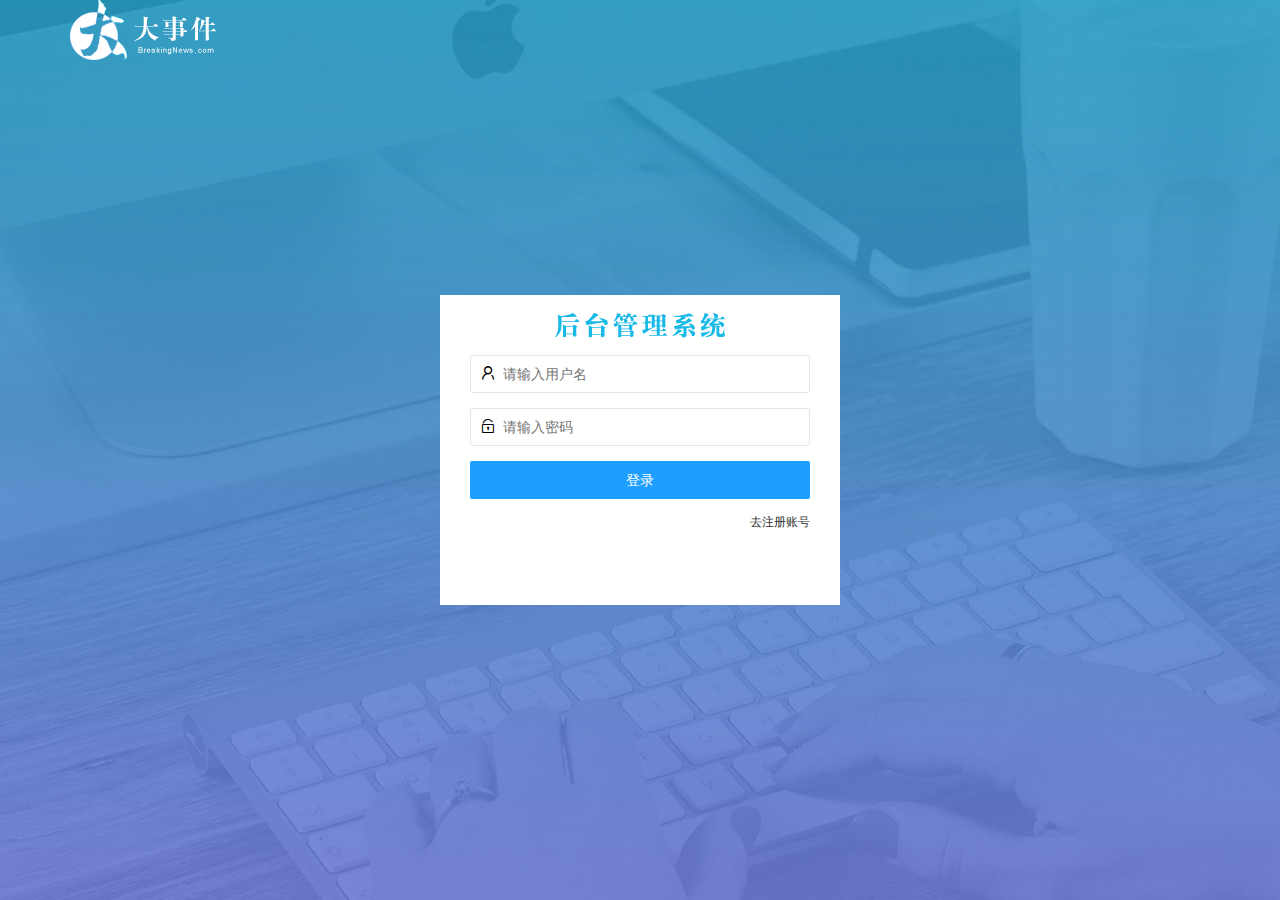
<file: login.html>
<!DOCTYPE html>
<html lang="en">

<head>
    <meta charset="UTF-8">
    <meta http-equiv="X-UA-Compatible" content="IE=edge">
    <meta name="viewport" content="width=device-width, initial-scale=1.0">
    <title>大事件-登录/注册</title>
    <link rel="stylesheet" href="/assets/lib/layui/css/layui.css" />
    <!-- 这俩也需要注意先后顺序 -->
    <link rel="stylesheet" href="/assets/css/login.css" />

</head>

<body>
    <!-- logo部分 -->
    <div class="layui-main">
        <img src="/assets/images/logo.png" alt="">
    </div>

    <!-- 登录注册区域 -->
    <div class="loginAndRegBox">
        <!-- 登录框标题 -->
        <div class="title-box"></div>

        <!-- 登录 -->
        <div class="login-box">
            <form class="layui-form" id="form_login">
                <!-- 用户名 -->
                <div class="layui-form-item">
                    <i class="layui-icon layui-icon-username"></i>
                    <input type="text" name="username" required lay-verify="required" placeholder="请输入用户名" autocomplete="off" class="layui-input">
                </div>
                <!-- 密码 -->
                <div class="layui-form-item">
                    <i class="layui-icon layui-icon-password"></i>
                    <input type="password" name="password" required lay-verify="required|pwd" placeholder="请输入密码" autocomplete="off" class="layui-input">
                </div>
                <!-- 登录 -->
                <div class="layui-form-item">
                    <!-- 表单提交按钮个普通按钮的区别是，有lay-submit属性 -->
                    <button class="layui-btn layui-btn-fluid  layui-btn-normal" lay-submit>登录</button>
                </div>
                <div class="layui-form-item link">
                    <a href="javascript:;" id="link_reg">去注册账号</a>
                </div>
            </form>
        </div>

        <!-- 注册 -->
        <div class="reg-box">
            <form class="layui-form" id="form_reg">
                <div class="layui-form-item">
                    <i class="layui-icon layui-icon-username"></i>
                    <input type="text" name="username" required lay-verify="required" placeholder="请输入用户名" autocomplete="off" class="layui-input">
                </div>
                <!-- 密码 -->
                <div class="layui-form-item">
                    <i class="layui-icon layui-icon-password"></i>
                    <input type="password" name="password" required lay-verify="required|pwd" placeholder="请输入密码" autocomplete="off" class="layui-input">
                </div>
                <!-- 确认密码 -->
                <div class="layui-form-item">
                    <i class="layui-icon layui-icon-password"></i>
                    <input type="password" name="repassword" required lay-verify="required|pwd|rpwd" placeholder="再次确认密码" autocomplete="off" class="layui-input">
                </div>
                <!-- 登录 -->
                <div class="layui-form-item">
                    <!-- 表单提交按钮个普通按钮的区别是，有lay-submit属性 -->
                    <button class="layui-btn layui-btn-fluid  layui-btn-normal" lay-submit>注册</button>
                </div>
                <div class="layui-form-item link">
                    <a href="javascript:;" id="link_login">去登录</a>
                </div>
            </form>
        </div>
    </div>

    <script src="/assets/lib/layui/layui.all.js"></script>
    <script src="/assets/lib/jquery.js"></script>
    <script src="/assets/js/baseAPI.js"></script>
    <script src="/assets/js/login.js"></script>

</body>

</html>
</file>
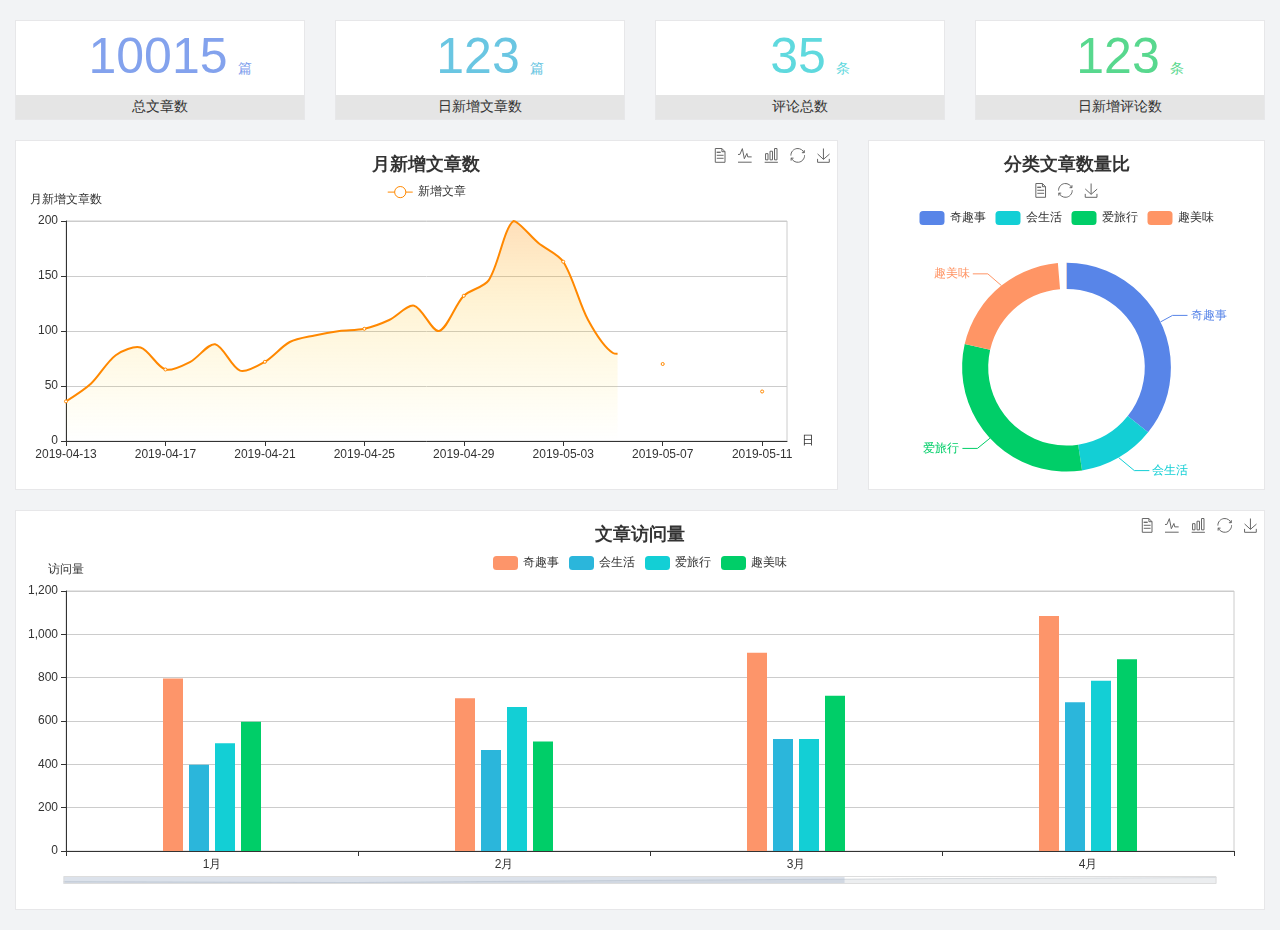
<file: home/dashboard.html>
<!DOCTYPE html>
<html lang="en">

<head>
  <meta charset="UTF-8">
  <meta name="viewport" content="width=device-width, initial-scale=1.0">
  <meta http-equiv="X-UA-Compatible" content="ie=edge">
  <title>图表统计</title>
  <link rel="stylesheet" href="../../assets/lib/bootstrap.css" />
  <link rel="stylesheet" href="../../assets/lib/main.css" />
  <script src="../../assets/lib/jquery.js"></script>
  <script type="text/javascript" src="../../assets/lib/echarts.min.js"></script>
</head>

<body>
  <div class="container-fluid">
    <div class="row spannel_list">
      <div class="col-sm-3 col-xs-6">
        <div class="spannel">
          <em>10015</em><span>篇</span>
          <b>总文章数</b>
        </div>
      </div>
      <div class="col-sm-3 col-xs-6">
        <div class="spannel scolor01">
          <em>123</em><span>篇</span>
          <b>日新增文章数</b>
        </div>
      </div>
      <div class="col-sm-3 col-xs-6">
        <div class="spannel scolor02">
          <em>35</em><span>条</span>
          <b>评论总数</b>
        </div>
      </div>
      <div class="col-sm-3 col-xs-6">
        <div class="spannel scolor03">
          <em>123</em><span>条</span>
          <b>日新增评论数</b>
        </div>
      </div>
    </div>
  </div>

  <div class="container-fluid">
    <div class="row curve-pie">
      <div class="col-lg-8 col-md-8">
        <div class="gragh_pannel" id="curve_show"></div>
      </div>
      <div class="col-lg-4 col-md-4">
        <div class="gragh_pannel" id="pie_show"></div>
      </div>
    </div>
  </div>

  <div class="container-fluid">
    <div class="column_pannel" id="column_show"></div>
  </div>

  <script>
    var oChart = echarts.init(document.getElementById('curve_show'));
    var aList_all = [
      { 'count': 36, 'date': '2019-04-13' },
      { 'count': 52, 'date': '2019-04-14' },
      { 'count': 78, 'date': '2019-04-15' },
      { 'count': 85, 'date': '2019-04-16' },
      { 'count': 65, 'date': '2019-04-17' },
      { 'count': 72, 'date': '2019-04-18' },
      { 'count': 88, 'date': '2019-04-19' },
      { 'count': 64, 'date': '2019-04-20' },
      { 'count': 72, 'date': '2019-04-21' },
      { 'count': 90, 'date': '2019-04-22' },
      { 'count': 96, 'date': '2019-04-23' },
      { 'count': 100, 'date': '2019-04-24' },
      { 'count': 102, 'date': '2019-04-25' },
      { 'count': 110, 'date': '2019-04-26' },
      { 'count': 123, 'date': '2019-04-27' },
      { 'count': 100, 'date': '2019-04-28' },
      { 'count': 132, 'date': '2019-04-29' },
      { 'count': 146, 'date': '2019-04-30' },
      { 'count': 200, 'date': '2019-05-01' },
      { 'count': 180, 'date': '2019-05-02' },
      { 'count': 163, 'date': '2019-05-03' },
      { 'count': 110, 'date': '2019-05-04' },
      { 'count': 80, 'date': '2019-05-05' },
      { 'count': 82, 'date': '2019-05-06' },
      { 'count': 70, 'date': '2019-05-07' },
      { 'count': 65, 'date': '2019-05-08' },
      { 'count': 54, 'date': '2019-05-09' },
      { 'count': 40, 'date': '2019-05-10' },
      { 'count': 45, 'date': '2019-05-11' },
      { 'count': 38, 'date': '2019-05-12' },
    ];

    let aCount = [];
    let aDate = [];

    for (var i = 0; i < aList_all.length; i++) {
      aCount.push(aList_all[i].count);
      aDate.push(aList_all[i].date);
    }

    var chartopt = {
      title: {
        text: '月新增文章数',
        left: 'center',
        top: '10'
      },
      tooltip: {
        trigger: 'axis'
      },
      legend: {
        data: ['新增文章'],
        top: '40'
      },
      toolbox: {
        show: true,
        feature: {
          mark: { show: true },
          dataView: { show: true, readOnly: false },
          magicType: { show: true, type: ['line', 'bar'] },
          restore: { show: true },
          saveAsImage: { show: true }
        }
      },
      calculable: true,
      xAxis: [
        {
          name: '日',
          type: 'category',
          boundaryGap: false,
          data: aDate
        }
      ],
      yAxis: [
        {
          name: '月新增文章数',
          type: 'value'
        }
      ],
      series: [
        {
          name: '新增文章',
          type: 'line',
          smooth: true,
          itemStyle: { normal: { areaStyle: { type: 'default' }, color: '#f80' }, lineStyle: { color: '#f80' } },
          data: aCount
        }],
      areaStyle: {
        normal: {
          color: new echarts.graphic.LinearGradient(0, 0, 0, 1, [{
            offset: 0,
            color: 'rgba(255,136,0,0.39)'
          }, {
            offset: .34,
            color: 'rgba(255,180,0,0.25)'
          }, {
            offset: 1,
            color: 'rgba(255,222,0,0.00)'
          }])

        }
      },
      grid: {
        show: true,
        x: 50,
        x2: 50,
        y: 80,
        height: 220
      }
    };

    oChart.setOption(chartopt);


    var oPie = echarts.init(document.getElementById('pie_show'));
    var oPieopt =
    {
      title: {
        top: 10,
        text: '分类文章数量比',
        x: 'center'
      },
      tooltip: {
        trigger: 'item',
        formatter: "{a} <br/>{b} : {c} ({d}%)"
      },
      color: ['#5885e8', '#13cfd5', '#00ce68', '#ff9565'],
      legend: {
        x: 'center',
        top: 65,
        data: ['奇趣事', '会生活', '爱旅行', '趣美味']
      },
      toolbox: {
        show: true,
        x: 'center',
        top: 35,
        feature: {
          mark: { show: true },
          dataView: { show: true, readOnly: false },
          magicType: {
            show: true,
            type: ['pie', 'funnel'],
            option: {
              funnel: {
                x: '25%',
                width: '50%',
                funnelAlign: 'left',
                max: 1548
              }
            }
          },
          restore: { show: true },
          saveAsImage: { show: true }
        }
      },
      calculable: true,
      series: [
        {
          name: '访问来源',
          type: 'pie',
          radius: ['45%', '60%'],
          center: ['50%', '65%'],
          data: [
            { value: 300, name: '奇趣事' },
            { value: 100, name: '会生活' },
            { value: 260, name: '爱旅行' },
            { value: 180, name: '趣美味' }
          ]
        }
      ]
    };
    oPie.setOption(oPieopt);



    var oColumn = this.echarts.init(document.getElementById('column_show'));
    var oColumnopt =
    {
      title: {
        text: '文章访问量',
        left: 'center',
        top: '10'
      },
      tooltip: {
        trigger: 'axis'
      },
      legend: {
        data: ['奇趣事', '会生活', '爱旅行', '趣美味'],
        top: '40'
      },
      toolbox: {
        show: true,
        feature: {
          mark: { show: true },
          dataView: { show: true, readOnly: false },
          magicType: { show: true, type: ['line', 'bar'] },
          restore: { show: true },
          saveAsImage: { show: true }
        }
      },
      calculable: true,
      xAxis: [
        {
          type: 'category',
          data: ['1月', '2月', '3月', '4月', '5月']
        }
      ],
      yAxis: [
        {
          name: '访问量',
          type: 'value'
        }
      ],
      series: [
        {
          name: '奇趣事',
          type: 'bar',
          barWidth: 20,
          itemStyle: {
            normal: { areaStyle: { type: 'default' }, color: '#fd956a' }
          },
          data: [800, 708, 920, 1090, 1200]
        },
        {
          name: '会生活',
          type: 'bar',
          barWidth: 20,
          itemStyle: {
            normal: { areaStyle: { type: 'default' }, color: '#2bb6db' }
          },
          data: [400, 468, 520, 690, 800]
        },
        {
          name: '爱旅行',
          type: 'bar',
          barWidth: 20,
          itemStyle: {
            normal: { areaStyle: { type: 'default' }, color: '#13cfd5' }
          },
          data: [500, 668, 520, 790, 900]
        },
        {
          name: '趣美味',
          type: 'bar',
          barWidth: 20,
          itemStyle: {
            normal: { areaStyle: { type: 'default' }, color: '#00ce68' }
          },
          data: [600, 508, 720, 890, 1000]
        }
      ],
      grid: {
        show: true,
        x: 50,
        x2: 30,
        y: 80,
        height: 260
      },
      dataZoom: [//给x轴设置滚动条
        {
          start: 0,//默认为0
          end: 100 - 1000 / 31,//默认为100
          type: 'slider',
          show: true,
          xAxisIndex: [0],
          handleSize: 0,//滑动条的 左右2个滑动条的大小
          height: 8,//组件高度
          left: 45, //左边的距离
          right: 50,//右边的距离
          bottom: 26,//右边的距离
          handleColor: '#ddd',//h滑动图标的颜色
          handleStyle: {
            borderColor: "#cacaca",
            borderWidth: "1",
            shadowBlur: 2,
            background: "#ddd",
            shadowColor: "#ddd",
          }
        }]
    };
    oColumn.setOption(oColumnopt);
  </script>
</body>

</html>
</file>
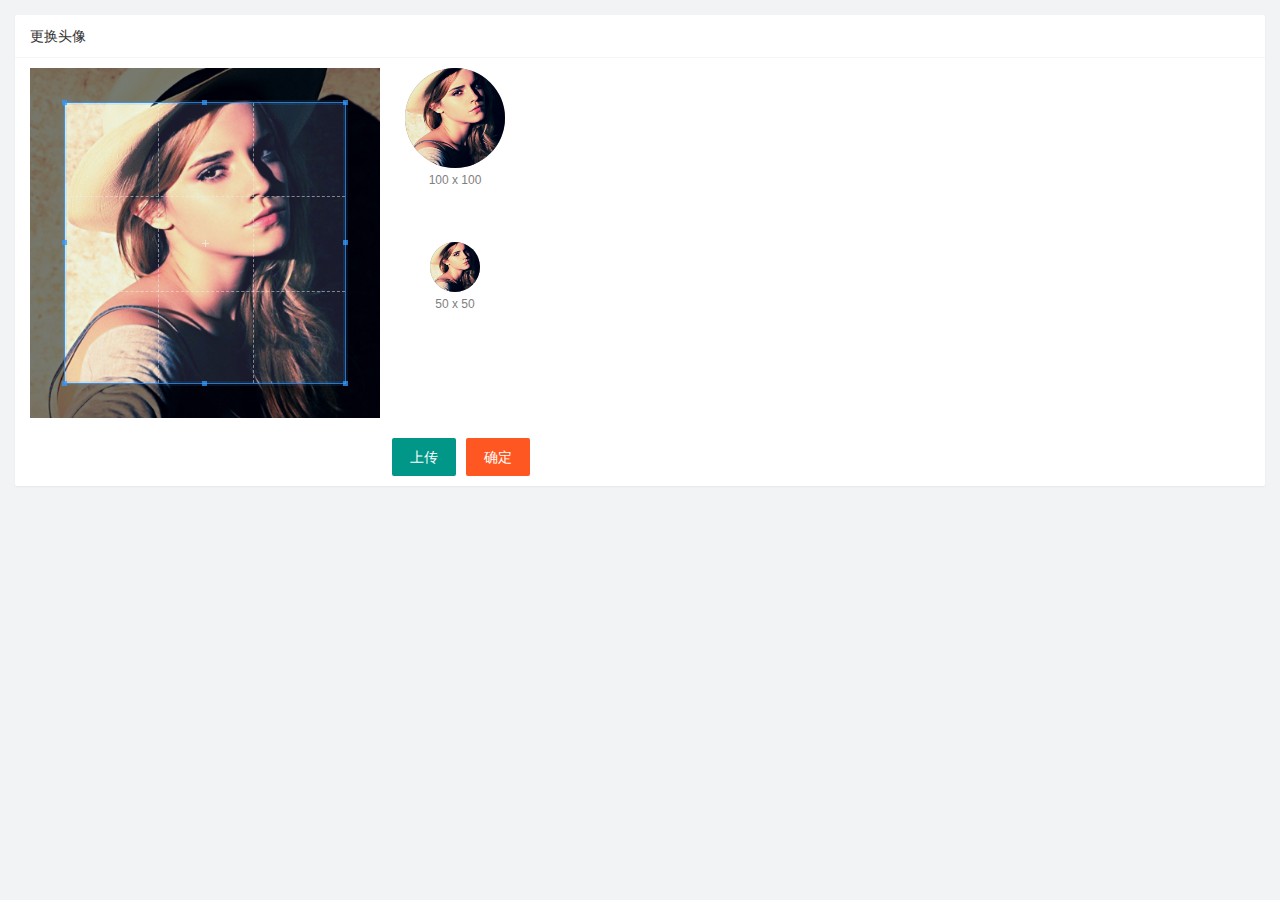
<file: user/user_avatar.html>
<!DOCTYPE html>
<html lang="en">

<head>
    <meta charset="UTF-8">
    <meta http-equiv="X-UA-Compatible" content="IE=edge">
    <meta name="viewport" content="width=device-width, initial-scale=1.0">
    <title>Document</title>
    <link rel="stylesheet" href="/assets/lib/layui/css/layui.css">
    <link rel="stylesheet" href="/assets/lib/cropper/cropper.css" />
    <link rel="stylesheet" href="/assets/css/user/user_avatar.css">
</head>

<body>
    <div class="layui-card">
        <div class="layui-card-header">更换头像</div>
        <div class="layui-card-body">
            <!-- 第一行的图片裁剪和预览区域 -->
            <div class="row1">
                <!-- 图片裁剪区域 -->
                <div class="cropper-box">
                    <!-- 这个 img 标签很重要，将来会把它初始化为裁剪区域 -->
                    <img id="image" src="/assets/images/sample.jpg" />
                </div>
                <!-- 图片的预览区域 -->
                <div class="preview-box">
                    <div>
                        <!-- 宽高为 100px 的预览区域 -->
                        <div class="img-preview w100"></div>
                        <p class="size">100 x 100</p>
                    </div>
                    <div>
                        <!-- 宽高为 50px 的预览区域 -->
                        <div class="img-preview w50"></div>
                        <p class="size">50 x 50</p>
                    </div>
                </div>
            </div>

            <!-- 第二行的按钮区域 -->
            <div class="row2">
                <!-- 通过accept属性可以选择允许上传的文件类型 -->
                <input type="file" id="file" style="display: none;" accept="image/png,image/jpeg" />
                <button type="button" class="layui-btn" id="btnChooseImage">上传</button>
                <button type="button" class="layui-btn layui-btn-danger" id="btnUpload">确定</button>
            </div>
        </div>
    </div>

    <script src="/assets/lib/layui/layui.all.js"></script>
    <script src="/assets/lib/jquery.js"></script>
    <script src="/assets/lib/cropper/Cropper.js"></script>
    <script src="/assets/lib/cropper/jquery-cropper.js"></script>
    <script src="/assets/js/baseAPI.js"></script>
    <script src="/assets/js/user/user_avatar.js"></script>
</body>

</html>
</file>
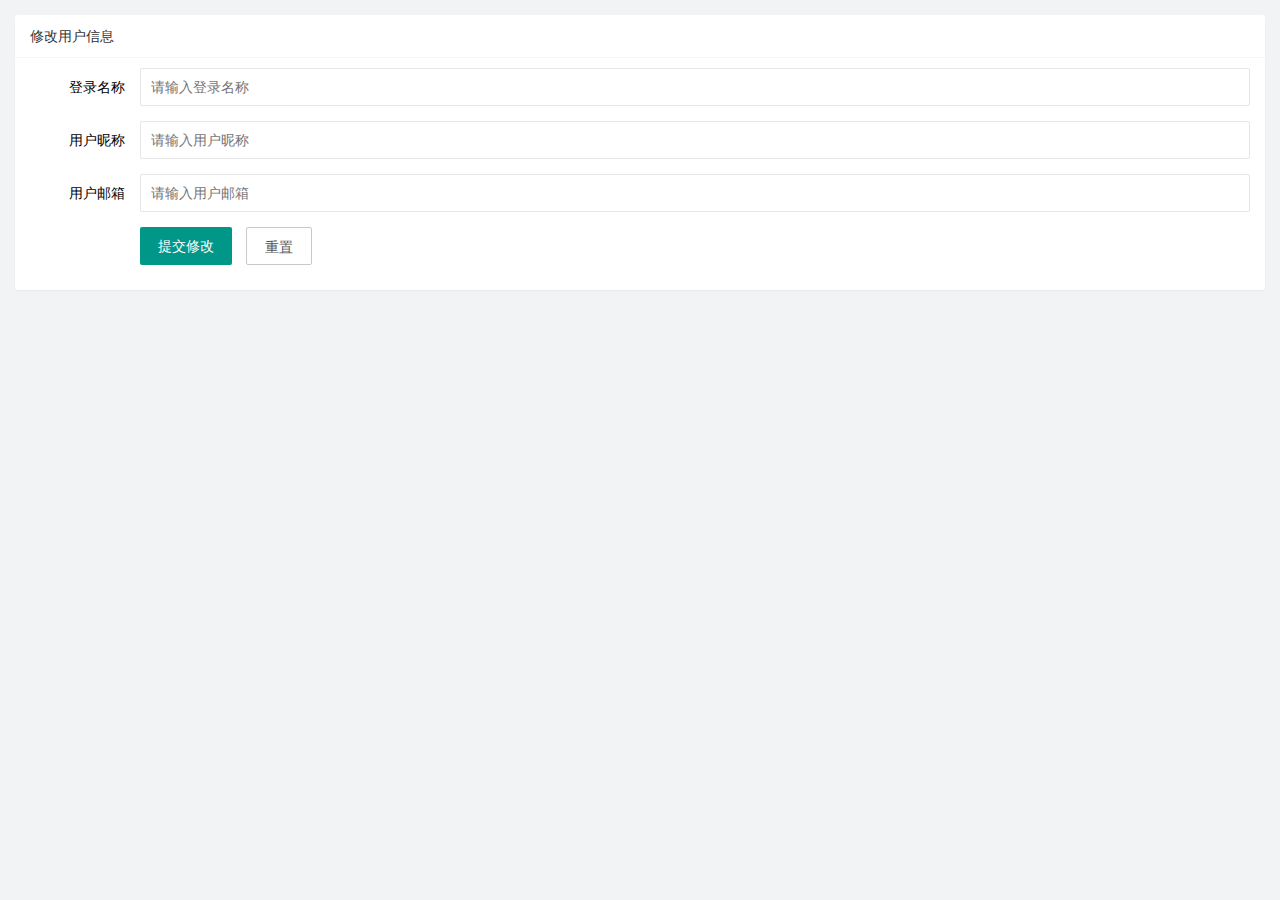
<file: user/user_info.html>
<!DOCTYPE html>
<html lang="en">

<head>
    <meta charset="UTF-8">
    <meta http-equiv="X-UA-Compatible" content="IE=edge">
    <meta name="viewport" content="width=device-width, initial-scale=1.0">
    <title>Document</title>
    <link rel="stylesheet" href="/assets/lib/layui/css/layui.css">
    <link rel="stylesheet" href="/assets/css/user/user_info.css">
</head>

<body>
    <!-- 卡片区域 -->
    <div class="layui-card">
        <div class="layui-card-header">修改用户信息</div>
        <div class="layui-card-body">
            <form class="layui-form" lay-filter="formUserInfo">
                <!-- 这是隐藏域 -->
                <input type="hidden" name="id" value="" />

                <div class="layui-form-item">
                    <label class="layui-form-label">登录名称</label>
                    <div class="layui-input-block">
                        <input type="text" name="username" required lay-verify="required" placeholder="请输入登录名称" autocomplete="off" class="layui-input" readonly>
                    </div>
                </div>
                <div class="layui-form-item">
                    <label class="layui-form-label">用户昵称</label>
                    <div class="layui-input-block">
                        <input type="text" name="nickname" required lay-verify="required|nickname" placeholder="请输入用户昵称" autocomplete="off" class="layui-input">
                    </div>
                </div>
                <div class="layui-form-item">
                    <label class="layui-form-label">用户邮箱</label>
                    <div class="layui-input-block">
                        <input type="text" name="email" required lay-verify="required|email" placeholder="请输入用户邮箱" autocomplete="off" class="layui-input">
                    </div>
                </div>
                <div class="layui-form-item">
                    <div class="layui-input-block">
                        <button class="layui-btn" lay-submit lay-filter="formDemo">提交修改</button>
                        <button type="reset" class="layui-btn layui-btn-primary" id="btnReset">重置</button>
                    </div>
                </div>
            </form>
        </div>
    </div>

    <!-- 导入layui的js文件 -->
    <script src="/assets/lib/layui/layui.all.js"></script>
    <!-- 导入jquery -->
    <script src="/assets/lib/jquery.js"></script>
    <!-- 导入baseAPI -->
    <script src="/assets/js/baseAPI.js"></script>
    <!-- 导入自己写的js -->
    <script src="/assets/js/user/user_info.js"></script>
</body>

</html>
</file>
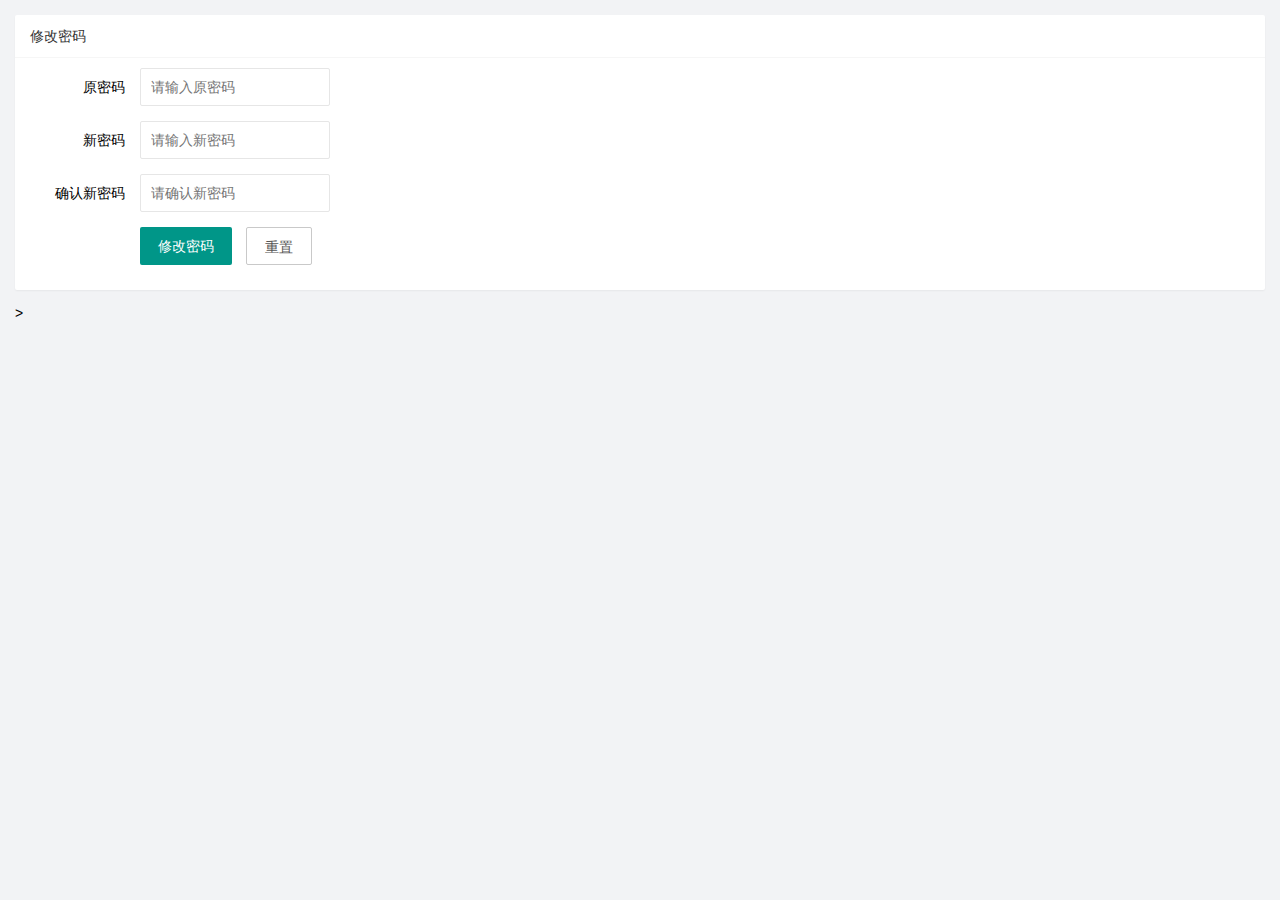
<file: user/user_pwd.html>
<!DOCTYPE html>
<html lang="en">

<head>
    <meta charset="UTF-8">
    <meta http-equiv="X-UA-Compatible" content="IE=edge">
    <meta name="viewport" content="width=device-width, initial-scale=1.0">
    <title>Document</title>
    <link rel="stylesheet" href="/assets/lib/layui/css/layui.css">
    <link rel="stylesheet" href="/assets/css/user/user_pwd.css">
</head>

<body>
    <div class="layui-card">
        <div class="layui-card-header">修改密码</div>
        <div class="layui-card-body">
            <form class="layui-form" action="">
                <div class="layui-form-item">
                    <label class="layui-form-label">原密码</label>
                    <div class="layui-input-inline">
                        <input type="password" name="oldPwd" required lay-verify="required|pwd" placeholder="请输入原密码" autocomplete="off" class="layui-input">
                    </div>
                </div>
                <div class="layui-form-item">
                    <label class="layui-form-label">新密码</label>
                    <div class="layui-input-inline">
                        <input type="password" name="newPwd" required lay-verify="required|pwd|samePwd" placeholder="请输入新密码" autocomplete="off" class="layui-input">
                    </div>
                </div>
                <div class="layui-form-item">
                    <label class="layui-form-label">确认新密码</label>
                    <div class="layui-input-inline">
                        <input type="password" name="rePwd" required lay-verify="required|pwd|rePwd" placeholder="请确认新密码" autocomplete="off" class="layui-input">
                    </div>
                </div>
                <div class="layui-form-item">
                    <div class="layui-input-block">
                        <button class="layui-btn" lay-submit lay-filter="formDemo">修改密码</button>
                        <button type="reset" class="layui-btn layui-btn-primary">重置</button>
                    </div>
                </div>
            </form>
        </div>
    </div>>

    <!-- 导入layui的js -->
    <script src="/assets/lib/layui/layui.all.js"></script>
    <!-- 导入jQuery -->
    <script src="/assets/lib/jquery.js"></script>
    <!-- 导入baseAPI -->
    <script src="/assets/js/baseAPI.js"></script>
    <!-- 导入自己的js文件 -->
    <script src="/assets/js/user/user_pwd.js"></script>

</body>

</html>
</file>
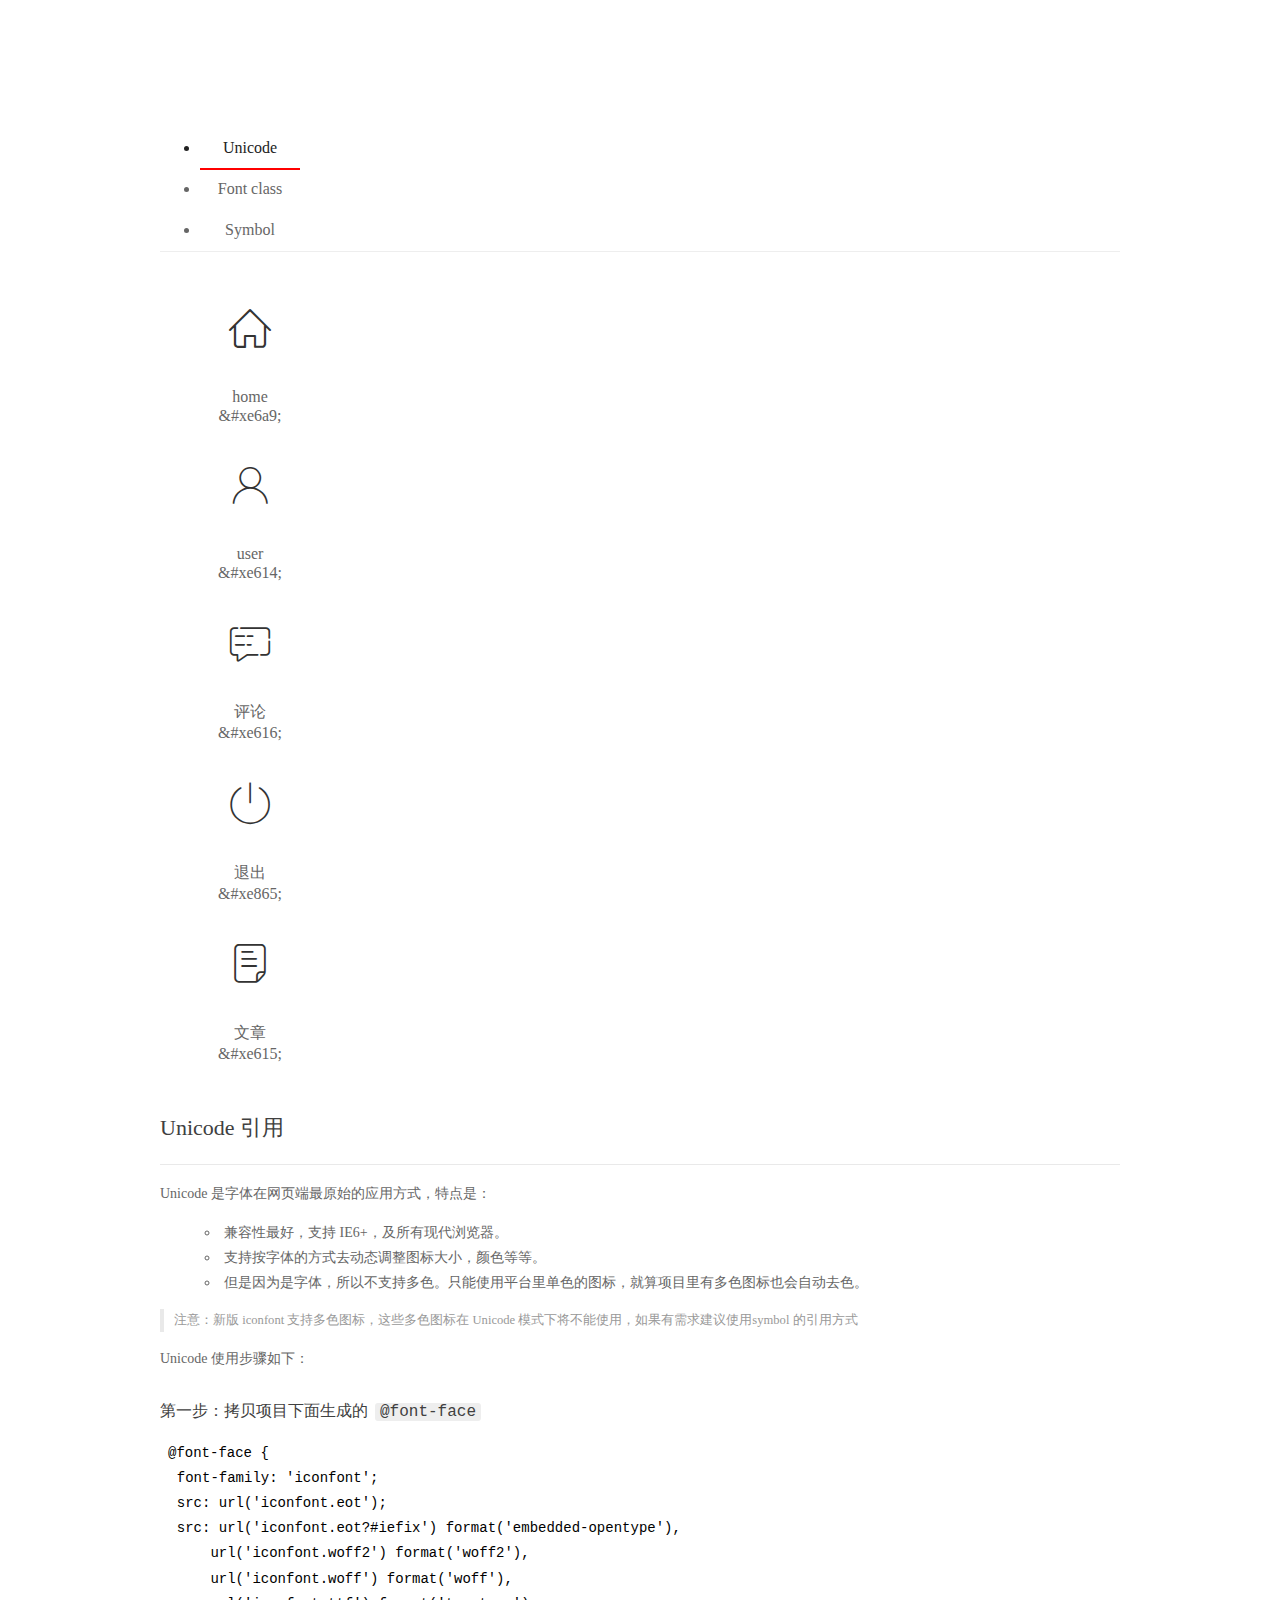
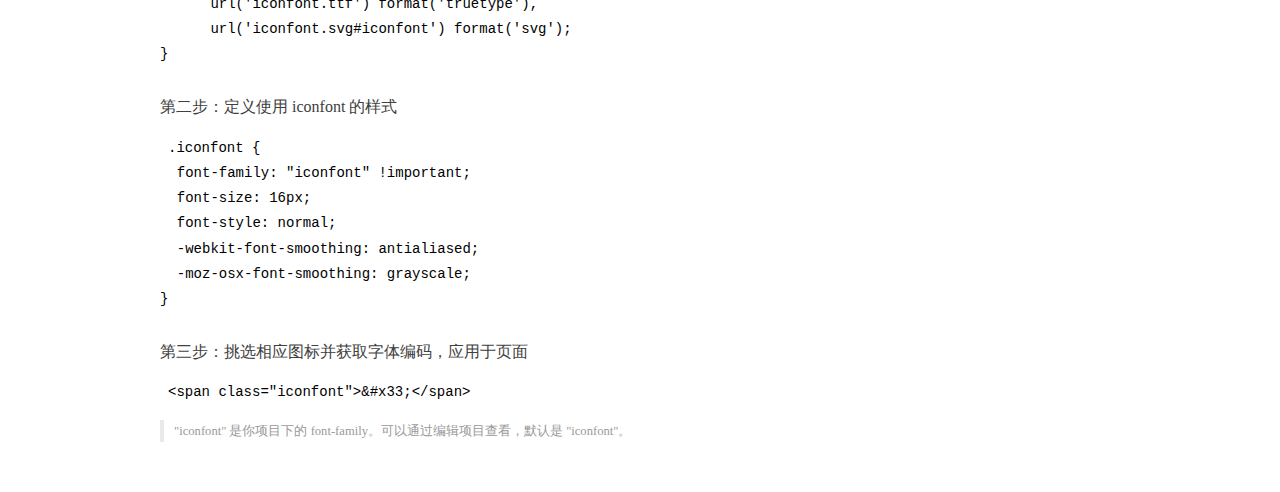
<file: assets/fonts/demo_index.html>
<!DOCTYPE html>
<html>
<head>
  <meta charset="utf-8"/>
  <title>IconFont Demo</title>
  <link rel="shortcut icon" href="https://gtms04.alicdn.com/tps/i4/TB1_oz6GVXXXXaFXpXXJDFnIXXX-64-64.ico" type="image/x-icon"/>
  <link rel="stylesheet" href="https://g.alicdn.com/thx/cube/1.3.2/cube.min.css">
  <link rel="stylesheet" href="demo.css">
  <link rel="stylesheet" href="iconfont.css">
  <script src="iconfont.js"></script>
  <!-- jQuery -->
  <script src="https://a1.alicdn.com/oss/uploads/2018/12/26/7bfddb60-08e8-11e9-9b04-53e73bb6408b.js"></script>
  <!-- 代码高亮 -->
  <script src="https://a1.alicdn.com/oss/uploads/2018/12/26/a3f714d0-08e6-11e9-8a15-ebf944d7534c.js"></script>
</head>
<body>
  <div class="main">
    <h1 class="logo"><a href="https://www.iconfont.cn/" title="iconfont 首页" target="_blank">&#xe86b;</a></h1>
    <div class="nav-tabs">
      <ul id="tabs" class="dib-box">
        <li class="dib active"><span>Unicode</span></li>
        <li class="dib"><span>Font class</span></li>
        <li class="dib"><span>Symbol</span></li>
      </ul>
      
    </div>
    <div class="tab-container">
      <div class="content unicode" style="display: block;">
          <ul class="icon_lists dib-box">
          
            <li class="dib">
              <span class="icon iconfont">&#xe6a9;</span>
                <div class="name">home</div>
                <div class="code-name">&amp;#xe6a9;</div>
              </li>
          
            <li class="dib">
              <span class="icon iconfont">&#xe614;</span>
                <div class="name">user</div>
                <div class="code-name">&amp;#xe614;</div>
              </li>
          
            <li class="dib">
              <span class="icon iconfont">&#xe616;</span>
                <div class="name">评论</div>
                <div class="code-name">&amp;#xe616;</div>
              </li>
          
            <li class="dib">
              <span class="icon iconfont">&#xe865;</span>
                <div class="name">退出</div>
                <div class="code-name">&amp;#xe865;</div>
              </li>
          
            <li class="dib">
              <span class="icon iconfont">&#xe615;</span>
                <div class="name">文章</div>
                <div class="code-name">&amp;#xe615;</div>
              </li>
          
          </ul>
          <div class="article markdown">
          <h2 id="unicode-">Unicode 引用</h2>
          <hr>

          <p>Unicode 是字体在网页端最原始的应用方式，特点是：</p>
          <ul>
            <li>兼容性最好，支持 IE6+，及所有现代浏览器。</li>
            <li>支持按字体的方式去动态调整图标大小，颜色等等。</li>
            <li>但是因为是字体，所以不支持多色。只能使用平台里单色的图标，就算项目里有多色图标也会自动去色。</li>
          </ul>
          <blockquote>
            <p>注意：新版 iconfont 支持多色图标，这些多色图标在 Unicode 模式下将不能使用，如果有需求建议使用symbol 的引用方式</p>
          </blockquote>
          <p>Unicode 使用步骤如下：</p>
          <h3 id="-font-face">第一步：拷贝项目下面生成的 <code>@font-face</code></h3>
<pre><code class="language-css"
>@font-face {
  font-family: 'iconfont';
  src: url('iconfont.eot');
  src: url('iconfont.eot?#iefix') format('embedded-opentype'),
      url('iconfont.woff2') format('woff2'),
      url('iconfont.woff') format('woff'),
      url('iconfont.ttf') format('truetype'),
      url('iconfont.svg#iconfont') format('svg');
}
</code></pre>
          <h3 id="-iconfont-">第二步：定义使用 iconfont 的样式</h3>
<pre><code class="language-css"
>.iconfont {
  font-family: "iconfont" !important;
  font-size: 16px;
  font-style: normal;
  -webkit-font-smoothing: antialiased;
  -moz-osx-font-smoothing: grayscale;
}
</code></pre>
          <h3 id="-">第三步：挑选相应图标并获取字体编码，应用于页面</h3>
<pre>
<code class="language-html"
>&lt;span class="iconfont"&gt;&amp;#x33;&lt;/span&gt;
</code></pre>
          <blockquote>
            <p>"iconfont" 是你项目下的 font-family。可以通过编辑项目查看，默认是 "iconfont"。</p>
          </blockquote>
          </div>
      </div>
      <div class="content font-class">
        <ul class="icon_lists dib-box">
          
          <li class="dib">
            <span class="icon iconfont icon-home"></span>
            <div class="name">
              home
            </div>
            <div class="code-name">.icon-home
            </div>
          </li>
          
          <li class="dib">
            <span class="icon iconfont icon-user"></span>
            <div class="name">
              user
            </div>
            <div class="code-name">.icon-user
            </div>
          </li>
          
          <li class="dib">
            <span class="icon iconfont icon-pinglun"></span>
            <div class="name">
              评论
            </div>
            <div class="code-name">.icon-pinglun
            </div>
          </li>
          
          <li class="dib">
            <span class="icon iconfont icon-tuichu"></span>
            <div class="name">
              退出
            </div>
            <div class="code-name">.icon-tuichu
            </div>
          </li>
          
          <li class="dib">
            <span class="icon iconfont icon-16"></span>
            <div class="name">
              文章
            </div>
            <div class="code-name">.icon-16
            </div>
          </li>
          
        </ul>
        <div class="article markdown">
        <h2 id="font-class-">font-class 引用</h2>
        <hr>

        <p>font-class 是 Unicode 使用方式的一种变种，主要是解决 Unicode 书写不直观，语意不明确的问题。</p>
        <p>与 Unicode 使用方式相比，具有如下特点：</p>
        <ul>
          <li>兼容性良好，支持 IE8+，及所有现代浏览器。</li>
          <li>相比于 Unicode 语意明确，书写更直观。可以很容易分辨这个 icon 是什么。</li>
          <li>因为使用 class 来定义图标，所以当要替换图标时，只需要修改 class 里面的 Unicode 引用。</li>
          <li>不过因为本质上还是使用的字体，所以多色图标还是不支持的。</li>
        </ul>
        <p>使用步骤如下：</p>
        <h3 id="-fontclass-">第一步：引入项目下面生成的 fontclass 代码：</h3>
<pre><code class="language-html">&lt;link rel="stylesheet" href="./iconfont.css"&gt;
</code></pre>
        <h3 id="-">第二步：挑选相应图标并获取类名，应用于页面：</h3>
<pre><code class="language-html">&lt;span class="iconfont icon-xxx"&gt;&lt;/span&gt;
</code></pre>
        <blockquote>
          <p>"
            iconfont" 是你项目下的 font-family。可以通过编辑项目查看，默认是 "iconfont"。</p>
        </blockquote>
      </div>
      </div>
      <div class="content symbol">
          <ul class="icon_lists dib-box">
          
            <li class="dib">
                <svg class="icon svg-icon" aria-hidden="true">
                  <use xlink:href="#icon-home"></use>
                </svg>
                <div class="name">home</div>
                <div class="code-name">#icon-home</div>
            </li>
          
            <li class="dib">
                <svg class="icon svg-icon" aria-hidden="true">
                  <use xlink:href="#icon-user"></use>
                </svg>
                <div class="name">user</div>
                <div class="code-name">#icon-user</div>
            </li>
          
            <li class="dib">
                <svg class="icon svg-icon" aria-hidden="true">
                  <use xlink:href="#icon-pinglun"></use>
                </svg>
                <div class="name">评论</div>
                <div class="code-name">#icon-pinglun</div>
            </li>
          
            <li class="dib">
                <svg class="icon svg-icon" aria-hidden="true">
                  <use xlink:href="#icon-tuichu"></use>
                </svg>
                <div class="name">退出</div>
                <div class="code-name">#icon-tuichu</div>
            </li>
          
            <li class="dib">
                <svg class="icon svg-icon" aria-hidden="true">
                  <use xlink:href="#icon-16"></use>
                </svg>
                <div class="name">文章</div>
                <div class="code-name">#icon-16</div>
            </li>
          
          </ul>
          <div class="article markdown">
          <h2 id="symbol-">Symbol 引用</h2>
          <hr>

          <p>这是一种全新的使用方式，应该说这才是未来的主流，也是平台目前推荐的用法。相关介绍可以参考这篇<a href="">文章</a>
            这种用法其实是做了一个 SVG 的集合，与另外两种相比具有如下特点：</p>
          <ul>
            <li>支持多色图标了，不再受单色限制。</li>
            <li>通过一些技巧，支持像字体那样，通过 <code>font-size</code>, <code>color</code> 来调整样式。</li>
            <li>兼容性较差，支持 IE9+，及现代浏览器。</li>
            <li>浏览器渲染 SVG 的性能一般，还不如 png。</li>
          </ul>
          <p>使用步骤如下：</p>
          <h3 id="-symbol-">第一步：引入项目下面生成的 symbol 代码：</h3>
<pre><code class="language-html">&lt;script src="./iconfont.js"&gt;&lt;/script&gt;
</code></pre>
          <h3 id="-css-">第二步：加入通用 CSS 代码（引入一次就行）：</h3>
<pre><code class="language-html">&lt;style&gt;
.icon {
  width: 1em;
  height: 1em;
  vertical-align: -0.15em;
  fill: currentColor;
  overflow: hidden;
}
&lt;/style&gt;
</code></pre>
          <h3 id="-">第三步：挑选相应图标并获取类名，应用于页面：</h3>
<pre><code class="language-html">&lt;svg class="icon" aria-hidden="true"&gt;
  &lt;use xlink:href="#icon-xxx"&gt;&lt;/use&gt;
&lt;/svg&gt;
</code></pre>
          </div>
      </div>

    </div>
  </div>
  <script>
  $(document).ready(function () {
      $('.tab-container .content:first').show()

      $('#tabs li').click(function (e) {
        var tabContent = $('.tab-container .content')
        var index = $(this).index()

        if ($(this).hasClass('active')) {
          return
        } else {
          $('#tabs li').removeClass('active')
          $(this).addClass('active')

          tabContent.hide().eq(index).fadeIn()
        }
      })
    })
  </script>
</body>
</html>
</file>
<file: assets/lib/layui/css/layui.css>
/** layui-v2.5.5 MIT License By https://www.layui.com */
 .layui-inline,img{display:inline-block;vertical-align:middle}h1,h2,h3,h4,h5,h6{font-weight:400}.layui-edge,.layui-header,.layui-inline,.layui-main{position:relative}.layui-body,.layui-edge,.layui-elip{overflow:hidden}.layui-btn,.layui-edge,.layui-inline,img{vertical-align:middle}.layui-btn,.layui-disabled,.layui-icon,.layui-unselect{-moz-user-select:none;-webkit-user-select:none;-ms-user-select:none}.layui-elip,.layui-form-checkbox span,.layui-form-pane .layui-form-label{text-overflow:ellipsis;white-space:nowrap}.layui-breadcrumb,.layui-tree-btnGroup{visibility:hidden}blockquote,body,button,dd,div,dl,dt,form,h1,h2,h3,h4,h5,h6,input,li,ol,p,pre,td,textarea,th,ul{margin:0;padding:0;-webkit-tap-highlight-color:rgba(0,0,0,0)}a:active,a:hover{outline:0}img{border:none}li{list-style:none}table{border-collapse:collapse;border-spacing:0}h4,h5,h6{font-size:100%}button,input,optgroup,option,select,textarea{font-family:inherit;font-size:inherit;font-style:inherit;font-weight:inherit;outline:0}pre{white-space:pre-wrap;white-space:-moz-pre-wrap;white-space:-pre-wrap;white-space:-o-pre-wrap;word-wrap:break-word}body{line-height:24px;font:14px Helvetica Neue,Helvetica,PingFang SC,Tahoma,Arial,sans-serif}hr{height:1px;margin:10px 0;border:0;clear:both}a{color:#333;text-decoration:none}a:hover{color:#777}a cite{font-style:normal;*cursor:pointer}.layui-border-box,.layui-border-box *{box-sizing:border-box}.layui-box,.layui-box *{box-sizing:content-box}.layui-clear{clear:both;*zoom:1}.layui-clear:after{content:'\20';clear:both;*zoom:1;display:block;height:0}.layui-inline{*display:inline;*zoom:1}.layui-edge{display:inline-block;width:0;height:0;border-width:6px;border-style:dashed;border-color:transparent}.layui-edge-top{top:-4px;border-bottom-color:#999;border-bottom-style:solid}.layui-edge-right{border-left-color:#999;border-left-style:solid}.layui-edge-bottom{top:2px;border-top-color:#999;border-top-style:solid}.layui-edge-left{border-right-color:#999;border-right-style:solid}.layui-disabled,.layui-disabled:hover{color:#d2d2d2!important;cursor:not-allowed!important}.layui-circle{border-radius:100%}.layui-show{display:block!important}.layui-hide{display:none!important}@font-face{font-family:layui-icon;src:url(../font/iconfont.eot?v=250);src:url(../font/iconfont.eot?v=250#iefix) format('embedded-opentype'),url(../font/iconfont.woff2?v=250) format('woff2'),url(../font/iconfont.woff?v=250) format('woff'),url(../font/iconfont.ttf?v=250) format('truetype'),url(../font/iconfont.svg?v=250#layui-icon) format('svg')}.layui-icon{font-family:layui-icon!important;font-size:16px;font-style:normal;-webkit-font-smoothing:antialiased;-moz-osx-font-smoothing:grayscale}.layui-icon-reply-fill:before{content:"\e611"}.layui-icon-set-fill:before{content:"\e614"}.layui-icon-menu-fill:before{content:"\e60f"}.layui-icon-search:before{content:"\e615"}.layui-icon-share:before{content:"\e641"}.layui-icon-set-sm:before{content:"\e620"}.layui-icon-engine:before{content:"\e628"}.layui-icon-close:before{content:"\1006"}.layui-icon-close-fill:before{content:"\1007"}.layui-icon-chart-screen:before{content:"\e629"}.layui-icon-star:before{content:"\e600"}.layui-icon-circle-dot:before{content:"\e617"}.layui-icon-chat:before{content:"\e606"}.layui-icon-release:before{content:"\e609"}.layui-icon-list:before{content:"\e60a"}.layui-icon-chart:before{content:"\e62c"}.layui-icon-ok-circle:before{content:"\1005"}.layui-icon-layim-theme:before{content:"\e61b"}.layui-icon-table:before{content:"\e62d"}.layui-icon-right:before{content:"\e602"}.layui-icon-left:before{content:"\e603"}.layui-icon-cart-simple:before{content:"\e698"}.layui-icon-face-cry:before{content:"\e69c"}.layui-icon-face-smile:before{content:"\e6af"}.layui-icon-survey:before{content:"\e6b2"}.layui-icon-tree:before{content:"\e62e"}.layui-icon-upload-circle:before{content:"\e62f"}.layui-icon-add-circle:before{content:"\e61f"}.layui-icon-download-circle:before{content:"\e601"}.layui-icon-templeate-1:before{content:"\e630"}.layui-icon-util:before{content:"\e631"}.layui-icon-face-surprised:before{content:"\e664"}.layui-icon-edit:before{content:"\e642"}.layui-icon-speaker:before{content:"\e645"}.layui-icon-down:before{content:"\e61a"}.layui-icon-file:before{content:"\e621"}.layui-icon-layouts:before{content:"\e632"}.layui-icon-rate-half:before{content:"\e6c9"}.layui-icon-add-circle-fine:before{content:"\e608"}.layui-icon-prev-circle:before{content:"\e633"}.layui-icon-read:before{content:"\e705"}.layui-icon-404:before{content:"\e61c"}.layui-icon-carousel:before{content:"\e634"}.layui-icon-help:before{content:"\e607"}.layui-icon-code-circle:before{content:"\e635"}.layui-icon-water:before{content:"\e636"}.layui-icon-username:before{content:"\e66f"}.layui-icon-find-fill:before{content:"\e670"}.layui-icon-about:before{content:"\e60b"}.layui-icon-location:before{content:"\e715"}.layui-icon-up:before{content:"\e619"}.layui-icon-pause:before{content:"\e651"}.layui-icon-date:before{content:"\e637"}.layui-icon-layim-uploadfile:before{content:"\e61d"}.layui-icon-delete:before{content:"\e640"}.layui-icon-play:before{content:"\e652"}.layui-icon-top:before{content:"\e604"}.layui-icon-friends:before{content:"\e612"}.layui-icon-refresh-3:before{content:"\e9aa"}.layui-icon-ok:before{content:"\e605"}.layui-icon-layer:before{content:"\e638"}.layui-icon-face-smile-fine:before{content:"\e60c"}.layui-icon-dollar:before{content:"\e659"}.layui-icon-group:before{content:"\e613"}.layui-icon-layim-download:before{content:"\e61e"}.layui-icon-picture-fine:before{content:"\e60d"}.layui-icon-link:before{content:"\e64c"}.layui-icon-diamond:before{content:"\e735"}.layui-icon-log:before{content:"\e60e"}.layui-icon-rate-solid:before{content:"\e67a"}.layui-icon-fonts-del:before{content:"\e64f"}.layui-icon-unlink:before{content:"\e64d"}.layui-icon-fonts-clear:before{content:"\e639"}.layui-icon-triangle-r:before{content:"\e623"}.layui-icon-circle:before{content:"\e63f"}.layui-icon-radio:before{content:"\e643"}.layui-icon-align-center:before{content:"\e647"}.layui-icon-align-right:before{content:"\e648"}.layui-icon-align-left:before{content:"\e649"}.layui-icon-loading-1:before{content:"\e63e"}.layui-icon-return:before{content:"\e65c"}.layui-icon-fonts-strong:before{content:"\e62b"}.layui-icon-upload:before{content:"\e67c"}.layui-icon-dialogue:before{content:"\e63a"}.layui-icon-video:before{content:"\e6ed"}.layui-icon-headset:before{content:"\e6fc"}.layui-icon-cellphone-fine:before{content:"\e63b"}.layui-icon-add-1:before{content:"\e654"}.layui-icon-face-smile-b:before{content:"\e650"}.layui-icon-fonts-html:before{content:"\e64b"}.layui-icon-form:before{content:"\e63c"}.layui-icon-cart:before{content:"\e657"}.layui-icon-camera-fill:before{content:"\e65d"}.layui-icon-tabs:before{content:"\e62a"}.layui-icon-fonts-code:before{content:"\e64e"}.layui-icon-fire:before{content:"\e756"}.layui-icon-set:before{content:"\e716"}.layui-icon-fonts-u:before{content:"\e646"}.layui-icon-triangle-d:before{content:"\e625"}.layui-icon-tips:before{content:"\e702"}.layui-icon-picture:before{content:"\e64a"}.layui-icon-more-vertical:before{content:"\e671"}.layui-icon-flag:before{content:"\e66c"}.layui-icon-loading:before{content:"\e63d"}.layui-icon-fonts-i:before{content:"\e644"}.layui-icon-refresh-1:before{content:"\e666"}.layui-icon-rmb:before{content:"\e65e"}.layui-icon-home:before{content:"\e68e"}.layui-icon-user:before{content:"\e770"}.layui-icon-notice:before{content:"\e667"}.layui-icon-login-weibo:before{content:"\e675"}.layui-icon-voice:before{content:"\e688"}.layui-icon-upload-drag:before{content:"\e681"}.layui-icon-login-qq:before{content:"\e676"}.layui-icon-snowflake:before{content:"\e6b1"}.layui-icon-file-b:before{content:"\e655"}.layui-icon-template:before{content:"\e663"}.layui-icon-auz:before{content:"\e672"}.layui-icon-console:before{content:"\e665"}.layui-icon-app:before{content:"\e653"}.layui-icon-prev:before{content:"\e65a"}.layui-icon-website:before{content:"\e7ae"}.layui-icon-next:before{content:"\e65b"}.layui-icon-component:before{content:"\e857"}.layui-icon-more:before{content:"\e65f"}.layui-icon-login-wechat:before{content:"\e677"}.layui-icon-shrink-right:before{content:"\e668"}.layui-icon-spread-left:before{content:"\e66b"}.layui-icon-camera:before{content:"\e660"}.layui-icon-note:before{content:"\e66e"}.layui-icon-refresh:before{content:"\e669"}.layui-icon-female:before{content:"\e661"}.layui-icon-male:before{content:"\e662"}.layui-icon-password:before{content:"\e673"}.layui-icon-senior:before{content:"\e674"}.layui-icon-theme:before{content:"\e66a"}.layui-icon-tread:before{content:"\e6c5"}.layui-icon-praise:before{content:"\e6c6"}.layui-icon-star-fill:before{content:"\e658"}.layui-icon-rate:before{content:"\e67b"}.layui-icon-template-1:before{content:"\e656"}.layui-icon-vercode:before{content:"\e679"}.layui-icon-cellphone:before{content:"\e678"}.layui-icon-screen-full:before{content:"\e622"}.layui-icon-screen-restore:before{content:"\e758"}.layui-icon-cols:before{content:"\e610"}.layui-icon-export:before{content:"\e67d"}.layui-icon-print:before{content:"\e66d"}.layui-icon-slider:before{content:"\e714"}.layui-icon-addition:before{content:"\e624"}.layui-icon-subtraction:before{content:"\e67e"}.layui-icon-service:before{content:"\e626"}.layui-icon-transfer:before{content:"\e691"}.layui-main{width:1140px;margin:0 auto}.layui-header{z-index:1000;height:60px}.layui-header a:hover{transition:all .5s;-webkit-transition:all .5s}.layui-side{position:fixed;left:0;top:0;bottom:0;z-index:999;width:200px;overflow-x:hidden}.layui-side-scroll{position:relative;width:220px;height:100%;overflow-x:hidden}.layui-body{position:absolute;left:200px;right:0;top:0;bottom:0;z-index:998;width:auto;overflow-y:auto;box-sizing:border-box}.layui-layout-body{overflow:hidden}.layui-layout-admin .layui-header{background-color:#23262E}.layui-layout-admin .layui-side{top:60px;width:200px;overflow-x:hidden}.layui-layout-admin .layui-body{position:fixed;top:60px;bottom:44px}.layui-layout-admin .layui-main{width:auto;margin:0 15px}.layui-layout-admin .layui-footer{position:fixed;left:200px;right:0;bottom:0;height:44px;line-height:44px;padding:0 15px;background-color:#eee}.layui-layout-admin .layui-logo{position:absolute;left:0;top:0;width:200px;height:100%;line-height:60px;text-align:center;color:#009688;font-size:16px}.layui-layout-admin .layui-header .layui-nav{background:0 0}.layui-layout-left{position:absolute!important;left:200px;top:0}.layui-layout-right{position:absolute!important;right:0;top:0}.layui-container{position:relative;margin:0 auto;padding:0 15px;box-sizing:border-box}.layui-fluid{position:relative;margin:0 auto;padding:0 15px}.layui-row:after,.layui-row:before{content:'';display:block;clear:both}.layui-col-lg1,.layui-col-lg10,.layui-col-lg11,.layui-col-lg12,.layui-col-lg2,.layui-col-lg3,.layui-col-lg4,.layui-col-lg5,.layui-col-lg6,.layui-col-lg7,.layui-col-lg8,.layui-col-lg9,.layui-col-md1,.layui-col-md10,.layui-col-md11,.layui-col-md12,.layui-col-md2,.layui-col-md3,.layui-col-md4,.layui-col-md5,.layui-col-md6,.layui-col-md7,.layui-col-md8,.layui-col-md9,.layui-col-sm1,.layui-col-sm10,.layui-col-sm11,.layui-col-sm12,.layui-col-sm2,.layui-col-sm3,.layui-col-sm4,.layui-col-sm5,.layui-col-sm6,.layui-col-sm7,.layui-col-sm8,.layui-col-sm9,.layui-col-xs1,.layui-col-xs10,.layui-col-xs11,.layui-col-xs12,.layui-col-xs2,.layui-col-xs3,.layui-col-xs4,.layui-col-xs5,.layui-col-xs6,.layui-col-xs7,.layui-col-xs8,.layui-col-xs9{position:relative;display:block;box-sizing:border-box}.layui-col-xs1,.layui-col-xs10,.layui-col-xs11,.layui-col-xs12,.layui-col-xs2,.layui-col-xs3,.layui-col-xs4,.layui-col-xs5,.layui-col-xs6,.layui-col-xs7,.layui-col-xs8,.layui-col-xs9{float:left}.layui-col-xs1{width:8.33333333%}.layui-col-xs2{width:16.66666667%}.layui-col-xs3{width:25%}.layui-col-xs4{width:33.33333333%}.layui-col-xs5{width:41.66666667%}.layui-col-xs6{width:50%}.layui-col-xs7{width:58.33333333%}.layui-col-xs8{width:66.66666667%}.layui-col-xs9{width:75%}.layui-col-xs10{width:83.33333333%}.layui-col-xs11{width:91.66666667%}.layui-col-xs12{width:100%}.layui-col-xs-offset1{margin-left:8.33333333%}.layui-col-xs-offset2{margin-left:16.66666667%}.layui-col-xs-offset3{margin-left:25%}.layui-col-xs-offset4{margin-left:33.33333333%}.layui-col-xs-offset5{margin-left:41.66666667%}.layui-col-xs-offset6{margin-left:50%}.layui-col-xs-offset7{margin-left:58.33333333%}.layui-col-xs-offset8{margin-left:66.66666667%}.layui-col-xs-offset9{margin-left:75%}.layui-col-xs-offset10{margin-left:83.33333333%}.layui-col-xs-offset11{margin-left:91.66666667%}.layui-col-xs-offset12{margin-left:100%}@media screen and (max-width:768px){.layui-hide-xs{display:none!important}.layui-show-xs-block{display:block!important}.layui-show-xs-inline{display:inline!important}.layui-show-xs-inline-block{display:inline-block!important}}@media screen and (min-width:768px){.layui-container{width:750px}.layui-hide-sm{display:none!important}.layui-show-sm-block{display:block!important}.layui-show-sm-inline{display:inline!important}.layui-show-sm-inline-block{display:inline-block!important}.layui-col-sm1,.layui-col-sm10,.layui-col-sm11,.layui-col-sm12,.layui-col-sm2,.layui-col-sm3,.layui-col-sm4,.layui-col-sm5,.layui-col-sm6,.layui-col-sm7,.layui-col-sm8,.layui-col-sm9{float:left}.layui-col-sm1{width:8.33333333%}.layui-col-sm2{width:16.66666667%}.layui-col-sm3{width:25%}.layui-col-sm4{width:33.33333333%}.layui-col-sm5{width:41.66666667%}.layui-col-sm6{width:50%}.layui-col-sm7{width:58.33333333%}.layui-col-sm8{width:66.66666667%}.layui-col-sm9{width:75%}.layui-col-sm10{width:83.33333333%}.layui-col-sm11{width:91.66666667%}.layui-col-sm12{width:100%}.layui-col-sm-offset1{margin-left:8.33333333%}.layui-col-sm-offset2{margin-left:16.66666667%}.layui-col-sm-offset3{margin-left:25%}.layui-col-sm-offset4{margin-left:33.33333333%}.layui-col-sm-offset5{margin-left:41.66666667%}.layui-col-sm-offset6{margin-left:50%}.layui-col-sm-offset7{margin-left:58.33333333%}.layui-col-sm-offset8{margin-left:66.66666667%}.layui-col-sm-offset9{margin-left:75%}.layui-col-sm-offset10{margin-left:83.33333333%}.layui-col-sm-offset11{margin-left:91.66666667%}.layui-col-sm-offset12{margin-left:100%}}@media screen and (min-width:992px){.layui-container{width:970px}.layui-hide-md{display:none!important}.layui-show-md-block{display:block!important}.layui-show-md-inline{display:inline!important}.layui-show-md-inline-block{display:inline-block!important}.layui-col-md1,.layui-col-md10,.layui-col-md11,.layui-col-md12,.layui-col-md2,.layui-col-md3,.layui-col-md4,.layui-col-md5,.layui-col-md6,.layui-col-md7,.layui-col-md8,.layui-col-md9{float:left}.layui-col-md1{width:8.33333333%}.layui-col-md2{width:16.66666667%}.layui-col-md3{width:25%}.layui-col-md4{width:33.33333333%}.layui-col-md5{width:41.66666667%}.layui-col-md6{width:50%}.layui-col-md7{width:58.33333333%}.layui-col-md8{width:66.66666667%}.layui-col-md9{width:75%}.layui-col-md10{width:83.33333333%}.layui-col-md11{width:91.66666667%}.layui-col-md12{width:100%}.layui-col-md-offset1{margin-left:8.33333333%}.layui-col-md-offset2{margin-left:16.66666667%}.layui-col-md-offset3{margin-left:25%}.layui-col-md-offset4{margin-left:33.33333333%}.layui-col-md-offset5{margin-left:41.66666667%}.layui-col-md-offset6{margin-left:50%}.layui-col-md-offset7{margin-left:58.33333333%}.layui-col-md-offset8{margin-left:66.66666667%}.layui-col-md-offset9{margin-left:75%}.layui-col-md-offset10{margin-left:83.33333333%}.layui-col-md-offset11{margin-left:91.66666667%}.layui-col-md-offset12{margin-left:100%}}@media screen and (min-width:1200px){.layui-container{width:1170px}.layui-hide-lg{display:none!important}.layui-show-lg-block{display:block!important}.layui-show-lg-inline{display:inline!important}.layui-show-lg-inline-block{display:inline-block!important}.layui-col-lg1,.layui-col-lg10,.layui-col-lg11,.layui-col-lg12,.layui-col-lg2,.layui-col-lg3,.layui-col-lg4,.layui-col-lg5,.layui-col-lg6,.layui-col-lg7,.layui-col-lg8,.layui-col-lg9{float:left}.layui-col-lg1{width:8.33333333%}.layui-col-lg2{width:16.66666667%}.layui-col-lg3{width:25%}.layui-col-lg4{width:33.33333333%}.layui-col-lg5{width:41.66666667%}.layui-col-lg6{width:50%}.layui-col-lg7{width:58.33333333%}.layui-col-lg8{width:66.66666667%}.layui-col-lg9{width:75%}.layui-col-lg10{width:83.33333333%}.layui-col-lg11{width:91.66666667%}.layui-col-lg12{width:100%}.layui-col-lg-offset1{margin-left:8.33333333%}.layui-col-lg-offset2{margin-left:16.66666667%}.layui-col-lg-offset3{margin-left:25%}.layui-col-lg-offset4{margin-left:33.33333333%}.layui-col-lg-offset5{margin-left:41.66666667%}.layui-col-lg-offset6{margin-left:50%}.layui-col-lg-offset7{margin-left:58.33333333%}.layui-col-lg-offset8{margin-left:66.66666667%}.layui-col-lg-offset9{margin-left:75%}.layui-col-lg-offset10{margin-left:83.33333333%}.layui-col-lg-offset11{margin-left:91.66666667%}.layui-col-lg-offset12{margin-left:100%}}.layui-col-space1{margin:-.5px}.layui-col-space1>*{padding:.5px}.layui-col-space3{margin:-1.5px}.layui-col-space3>*{padding:1.5px}.layui-col-space5{margin:-2.5px}.layui-col-space5>*{padding:2.5px}.layui-col-space8{margin:-3.5px}.layui-col-space8>*{padding:3.5px}.layui-col-space10{margin:-5px}.layui-col-space10>*{padding:5px}.layui-col-space12{margin:-6px}.layui-col-space12>*{padding:6px}.layui-col-space15{margin:-7.5px}.layui-col-space15>*{padding:7.5px}.layui-col-space18{margin:-9px}.layui-col-space18>*{padding:9px}.layui-col-space20{margin:-10px}.layui-col-space20>*{padding:10px}.layui-col-space22{margin:-11px}.layui-col-space22>*{padding:11px}.layui-col-space25{margin:-12.5px}.layui-col-space25>*{padding:12.5px}.layui-col-space30{margin:-15px}.layui-col-space30>*{padding:15px}.layui-btn,.layui-input,.layui-select,.layui-textarea,.layui-upload-button{outline:0;-webkit-appearance:none;transition:all .3s;-webkit-transition:all .3s;box-sizing:border-box}.layui-elem-quote{margin-bottom:10px;padding:15px;line-height:22px;border-left:5px solid #009688;border-radius:0 2px 2px 0;background-color:#f2f2f2}.layui-quote-nm{border-style:solid;border-width:1px 1px 1px 5px;background:0 0}.layui-elem-field{margin-bottom:10px;padding:0;border-width:1px;border-style:solid}.layui-elem-field legend{margin-left:20px;padding:0 10px;font-size:20px;font-weight:300}.layui-field-title{margin:10px 0 20px;border-width:1px 0 0}.layui-field-box{padding:10px 15px}.layui-field-title .layui-field-box{padding:10px 0}.layui-progress{position:relative;height:6px;border-radius:20px;background-color:#e2e2e2}.layui-progress-bar{position:absolute;left:0;top:0;width:0;max-width:100%;height:6px;border-radius:20px;text-align:right;background-color:#5FB878;transition:all .3s;-webkit-transition:all .3s}.layui-progress-big,.layui-progress-big .layui-progress-bar{height:18px;line-height:18px}.layui-progress-text{position:relative;top:-20px;line-height:18px;font-size:12px;color:#666}.layui-progress-big .layui-progress-text{position:static;padding:0 10px;color:#fff}.layui-collapse{border-width:1px;border-style:solid;border-radius:2px}.layui-colla-content,.layui-colla-item{border-top-width:1px;border-top-style:solid}.layui-colla-item:first-child{border-top:none}.layui-colla-title{position:relative;height:42px;line-height:42px;padding:0 15px 0 35px;color:#333;background-color:#f2f2f2;cursor:pointer;font-size:14px;overflow:hidden}.layui-colla-content{display:none;padding:10px 15px;line-height:22px;color:#666}.layui-colla-icon{position:absolute;left:15px;top:0;font-size:14px}.layui-card{margin-bottom:15px;border-radius:2px;background-color:#fff;box-shadow:0 1px 2px 0 rgba(0,0,0,.05)}.layui-card:last-child{margin-bottom:0}.layui-card-header{position:relative;height:42px;line-height:42px;padding:0 15px;border-bottom:1px solid #f6f6f6;color:#333;border-radius:2px 2px 0 0;font-size:14px}.layui-bg-black,.layui-bg-blue,.layui-bg-cyan,.layui-bg-green,.layui-bg-orange,.layui-bg-red{color:#fff!important}.layui-card-body{position:relative;padding:10px 15px;line-height:24px}.layui-card-body[pad15]{padding:15px}.layui-card-body[pad20]{padding:20px}.layui-card-body .layui-table{margin:5px 0}.layui-card .layui-tab{margin:0}.layui-panel-window{position:relative;padding:15px;border-radius:0;border-top:5px solid #E6E6E6;background-color:#fff}.layui-auxiliar-moving{position:fixed;left:0;right:0;top:0;bottom:0;width:100%;height:100%;background:0 0;z-index:9999999999}.layui-form-label,.layui-form-mid,.layui-form-select,.layui-input-block,.layui-input-inline,.layui-textarea{position:relative}.layui-bg-red{background-color:#FF5722!important}.layui-bg-orange{background-color:#FFB800!important}.layui-bg-green{background-color:#009688!important}.layui-bg-cyan{background-color:#2F4056!important}.layui-bg-blue{background-color:#1E9FFF!important}.layui-bg-black{background-color:#393D49!important}.layui-bg-gray{background-color:#eee!important;color:#666!important}.layui-badge-rim,.layui-colla-content,.layui-colla-item,.layui-collapse,.layui-elem-field,.layui-form-pane .layui-form-item[pane],.layui-form-pane .layui-form-label,.layui-input,.layui-layedit,.layui-layedit-tool,.layui-quote-nm,.layui-select,.layui-tab-bar,.layui-tab-card,.layui-tab-title,.layui-tab-title .layui-this:after,.layui-textarea{border-color:#e6e6e6}.layui-timeline-item:before,hr{background-color:#e6e6e6}.layui-text{line-height:22px;font-size:14px;color:#666}.layui-text h1,.layui-text h2,.layui-text h3{font-weight:500;color:#333}.layui-text h1{font-size:30px}.layui-text h2{font-size:24px}.layui-text h3{font-size:18px}.layui-text a:not(.layui-btn){color:#01AAED}.layui-text a:not(.layui-btn):hover{text-decoration:underline}.layui-text ul{padding:5px 0 5px 15px}.layui-text ul li{margin-top:5px;list-style-type:disc}.layui-text em,.layui-word-aux{color:#999!important;padding:0 5px!important}.layui-btn{display:inline-block;height:38px;line-height:38px;padding:0 18px;background-color:#009688;color:#fff;white-space:nowrap;text-align:center;font-size:14px;border:none;border-radius:2px;cursor:pointer}.layui-btn:hover{opacity:.8;filter:alpha(opacity=80);color:#fff}.layui-btn:active{opacity:1;filter:alpha(opacity=100)}.layui-btn+.layui-btn{margin-left:10px}.layui-btn-container{font-size:0}.layui-btn-container .layui-btn{margin-right:10px;margin-bottom:10px}.layui-btn-container .layui-btn+.layui-btn{margin-left:0}.layui-table .layui-btn-container .layui-btn{margin-bottom:9px}.layui-btn-radius{border-radius:100px}.layui-btn .layui-icon{margin-right:3px;font-size:18px;vertical-align:bottom;vertical-align:middle\9}.layui-btn-primary{border:1px solid #C9C9C9;background-color:#fff;color:#555}.layui-btn-primary:hover{border-color:#009688;color:#333}.layui-btn-normal{background-color:#1E9FFF}.layui-btn-warm{background-color:#FFB800}.layui-btn-danger{background-color:#FF5722}.layui-btn-checked{background-color:#5FB878}.layui-btn-disabled,.layui-btn-disabled:active,.layui-btn-disabled:hover{border:1px solid #e6e6e6;background-color:#FBFBFB;color:#C9C9C9;cursor:not-allowed;opacity:1}.layui-btn-lg{height:44px;line-height:44px;padding:0 25px;font-size:16px}.layui-btn-sm{height:30px;line-height:30px;padding:0 10px;font-size:12px}.layui-btn-sm i{font-size:16px!important}.layui-btn-xs{height:22px;line-height:22px;padding:0 5px;font-size:12px}.layui-btn-xs i{font-size:14px!important}.layui-btn-group{display:inline-block;vertical-align:middle;font-size:0}.layui-btn-group .layui-btn{margin-left:0!important;margin-right:0!important;border-left:1px solid rgba(255,255,255,.5);border-radius:0}.layui-btn-group .layui-btn-primary{border-left:none}.layui-btn-group .layui-btn-primary:hover{border-color:#C9C9C9;color:#009688}.layui-btn-group .layui-btn:first-child{border-left:none;border-radius:2px 0 0 2px}.layui-btn-group .layui-btn-primary:first-child{border-left:1px solid #c9c9c9}.layui-btn-group .layui-btn:last-child{border-radius:0 2px 2px 0}.layui-btn-group .layui-btn+.layui-btn{margin-left:0}.layui-btn-group+.layui-btn-group{margin-left:10px}.layui-btn-fluid{width:100%}.layui-input,.layui-select,.layui-textarea{height:38px;line-height:1.3;line-height:38px\9;border-width:1px;border-style:solid;background-color:#fff;border-radius:2px}.layui-input::-webkit-input-placeholder,.layui-select::-webkit-input-placeholder,.layui-textarea::-webkit-input-placeholder{line-height:1.3}.layui-input,.layui-textarea{display:block;width:100%;padding-left:10px}.layui-input:hover,.layui-textarea:hover{border-color:#D2D2D2!important}.layui-input:focus,.layui-textarea:focus{border-color:#C9C9C9!important}.layui-textarea{min-height:100px;height:auto;line-height:20px;padding:6px 10px;resize:vertical}.layui-select{padding:0 10px}.layui-form input[type=checkbox],.layui-form input[type=radio],.layui-form select{display:none}.layui-form [lay-ignore]{display:initial}.layui-form-item{margin-bottom:15px;clear:both;*zoom:1}.layui-form-item:after{content:'\20';clear:both;*zoom:1;display:block;height:0}.layui-form-label{float:left;display:block;padding:9px 15px;width:80px;font-weight:400;line-height:20px;text-align:right}.layui-form-label-col{display:block;float:none;padding:9px 0;line-height:20px;text-align:left}.layui-form-item .layui-inline{margin-bottom:5px;margin-right:10px}.layui-input-block{margin-left:110px;min-height:36px}.layui-input-inline{display:inline-block;vertical-align:middle}.layui-form-item .layui-input-inline{float:left;width:190px;margin-right:10px}.layui-form-text .layui-input-inline{width:auto}.layui-form-mid{float:left;display:block;padding:9px 0!important;line-height:20px;margin-right:10px}.layui-form-danger+.layui-form-select .layui-input,.layui-form-danger:focus{border-color:#FF5722!important}.layui-form-select .layui-input{padding-right:30px;cursor:pointer}.layui-form-select .layui-edge{position:absolute;right:10px;top:50%;margin-top:-3px;cursor:pointer;border-width:6px;border-top-color:#c2c2c2;border-top-style:solid;transition:all .3s;-webkit-transition:all .3s}.layui-form-select dl{display:none;position:absolute;left:0;top:42px;padding:5px 0;z-index:899;min-width:100%;border:1px solid #d2d2d2;max-height:300px;overflow-y:auto;background-color:#fff;border-radius:2px;box-shadow:0 2px 4px rgba(0,0,0,.12);box-sizing:border-box}.layui-form-select dl dd,.layui-form-select dl dt{padding:0 10px;line-height:36px;white-space:nowrap;overflow:hidden;text-overflow:ellipsis}.layui-form-select dl dt{font-size:12px;color:#999}.layui-form-select dl dd{cursor:pointer}.layui-form-select dl dd:hover{background-color:#f2f2f2;-webkit-transition:.5s all;transition:.5s all}.layui-form-select .layui-select-group dd{padding-left:20px}.layui-form-select dl dd.layui-select-tips{padding-left:10px!important;color:#999}.layui-form-select dl dd.layui-this{background-color:#5FB878;color:#fff}.layui-form-checkbox,.layui-form-select dl dd.layui-disabled{background-color:#fff}.layui-form-selected dl{display:block}.layui-form-checkbox,.layui-form-checkbox *,.layui-form-switch{display:inline-block;vertical-align:middle}.layui-form-selected .layui-edge{margin-top:-9px;-webkit-transform:rotate(180deg);transform:rotate(180deg);margin-top:-3px\9}:root .layui-form-selected .layui-edge{margin-top:-9px\0/IE9}.layui-form-selectup dl{top:auto;bottom:42px}.layui-select-none{margin:5px 0;text-align:center;color:#999}.layui-select-disabled .layui-disabled{border-color:#eee!important}.layui-select-disabled .layui-edge{border-top-color:#d2d2d2}.layui-form-checkbox{position:relative;height:30px;line-height:30px;margin-right:10px;padding-right:30px;cursor:pointer;font-size:0;-webkit-transition:.1s linear;transition:.1s linear;box-sizing:border-box}.layui-form-checkbox span{padding:0 10px;height:100%;font-size:14px;border-radius:2px 0 0 2px;background-color:#d2d2d2;color:#fff;overflow:hidden}.layui-form-checkbox:hover span{background-color:#c2c2c2}.layui-form-checkbox i{position:absolute;right:0;top:0;width:30px;height:28px;border:1px solid #d2d2d2;border-left:none;border-radius:0 2px 2px 0;color:#fff;font-size:20px;text-align:center}.layui-form-checkbox:hover i{border-color:#c2c2c2;color:#c2c2c2}.layui-form-checked,.layui-form-checked:hover{border-color:#5FB878}.layui-form-checked span,.layui-form-checked:hover span{background-color:#5FB878}.layui-form-checked i,.layui-form-checked:hover i{color:#5FB878}.layui-form-item .layui-form-checkbox{margin-top:4px}.layui-form-checkbox[lay-skin=primary]{height:auto!important;line-height:normal!important;min-width:18px;min-height:18px;border:none!important;margin-right:0;padding-left:28px;padding-right:0;background:0 0}.layui-form-checkbox[lay-skin=primary] span{padding-left:0;padding-right:15px;line-height:18px;background:0 0;color:#666}.layui-form-checkbox[lay-skin=primary] i{right:auto;left:0;width:16px;height:16px;line-height:16px;border:1px solid #d2d2d2;font-size:12px;border-radius:2px;background-color:#fff;-webkit-transition:.1s linear;transition:.1s linear}.layui-form-checkbox[lay-skin=primary]:hover i{border-color:#5FB878;color:#fff}.layui-form-checked[lay-skin=primary] i{border-color:#5FB878!important;background-color:#5FB878;color:#fff}.layui-checkbox-disbaled[lay-skin=primary] span{background:0 0!important;color:#c2c2c2}.layui-checkbox-disbaled[lay-skin=primary]:hover i{border-color:#d2d2d2}.layui-form-item .layui-form-checkbox[lay-skin=primary]{margin-top:10px}.layui-form-switch{position:relative;height:22px;line-height:22px;min-width:35px;padding:0 5px;margin-top:8px;border:1px solid #d2d2d2;border-radius:20px;cursor:pointer;background-color:#fff;-webkit-transition:.1s linear;transition:.1s linear}.layui-form-switch i{position:absolute;left:5px;top:3px;width:16px;height:16px;border-radius:20px;background-color:#d2d2d2;-webkit-transition:.1s linear;transition:.1s linear}.layui-form-switch em{position:relative;top:0;width:25px;margin-left:21px;padding:0!important;text-align:center!important;color:#999!important;font-style:normal!important;font-size:12px}.layui-form-onswitch{border-color:#5FB878;background-color:#5FB878}.layui-checkbox-disbaled,.layui-checkbox-disbaled i{border-color:#e2e2e2!important}.layui-form-onswitch i{left:100%;margin-left:-21px;background-color:#fff}.layui-form-onswitch em{margin-left:5px;margin-right:21px;color:#fff!important}.layui-checkbox-disbaled span{background-color:#e2e2e2!important}.layui-checkbox-disbaled:hover i{color:#fff!important}[lay-radio]{display:none}.layui-form-radio,.layui-form-radio *{display:inline-block;vertical-align:middle}.layui-form-radio{line-height:28px;margin:6px 10px 0 0;padding-right:10px;cursor:pointer;font-size:0}.layui-form-radio *{font-size:14px}.layui-form-radio>i{margin-right:8px;font-size:22px;color:#c2c2c2}.layui-form-radio>i:hover,.layui-form-radioed>i{color:#5FB878}.layui-radio-disbaled>i{color:#e2e2e2!important}.layui-form-pane .layui-form-label{width:110px;padding:8px 15px;height:38px;line-height:20px;border-width:1px;border-style:solid;border-radius:2px 0 0 2px;text-align:center;background-color:#FBFBFB;overflow:hidden;box-sizing:border-box}.layui-form-pane .layui-input-inline{margin-left:-1px}.layui-form-pane .layui-input-block{margin-left:110px;left:-1px}.layui-form-pane .layui-input{border-radius:0 2px 2px 0}.layui-form-pane .layui-form-text .layui-form-label{float:none;width:100%;border-radius:2px;box-sizing:border-box;text-align:left}.layui-form-pane .layui-form-text .layui-input-inline{display:block;margin:0;top:-1px;clear:both}.layui-form-pane .layui-form-text .layui-input-block{margin:0;left:0;top:-1px}.layui-form-pane .layui-form-text .layui-textarea{min-height:100px;border-radius:0 0 2px 2px}.layui-form-pane .layui-form-checkbox{margin:4px 0 4px 10px}.layui-form-pane .layui-form-radio,.layui-form-pane .layui-form-switch{margin-top:6px;margin-left:10px}.layui-form-pane .layui-form-item[pane]{position:relative;border-width:1px;border-style:solid}.layui-form-pane .layui-form-item[pane] .layui-form-label{position:absolute;left:0;top:0;height:100%;border-width:0 1px 0 0}.layui-form-pane .layui-form-item[pane] .layui-input-inline{margin-left:110px}@media screen and (max-width:450px){.layui-form-item .layui-form-label{text-overflow:ellipsis;overflow:hidden;white-space:nowrap}.layui-form-item .layui-inline{display:block;margin-right:0;margin-bottom:20px;clear:both}.layui-form-item .layui-inline:after{content:'\20';clear:both;display:block;height:0}.layui-form-item .layui-input-inline{display:block;float:none;left:-3px;width:auto;margin:0 0 10px 112px}.layui-form-item .layui-input-inline+.layui-form-mid{margin-left:110px;top:-5px;padding:0}.layui-form-item .layui-form-checkbox{margin-right:5px;margin-bottom:5px}}.layui-layedit{border-width:1px;border-style:solid;border-radius:2px}.layui-layedit-tool{padding:3px 5px;border-bottom-width:1px;border-bottom-style:solid;font-size:0}.layedit-tool-fixed{position:fixed;top:0;border-top:1px solid #e2e2e2}.layui-layedit-tool .layedit-tool-mid,.layui-layedit-tool .layui-icon{display:inline-block;vertical-align:middle;text-align:center;font-size:14px}.layui-layedit-tool .layui-icon{position:relative;width:32px;height:30px;line-height:30px;margin:3px 5px;color:#777;cursor:pointer;border-radius:2px}.layui-layedit-tool .layui-icon:hover{color:#393D49}.layui-layedit-tool .layui-icon:active{color:#000}.layui-layedit-tool .layedit-tool-active{background-color:#e2e2e2;color:#000}.layui-layedit-tool .layui-disabled,.layui-layedit-tool .layui-disabled:hover{color:#d2d2d2;cursor:not-allowed}.layui-layedit-tool .layedit-tool-mid{width:1px;height:18px;margin:0 10px;background-color:#d2d2d2}.layedit-tool-html{width:50px!important;font-size:30px!important}.layedit-tool-b,.layedit-tool-code,.layedit-tool-help{font-size:16px!important}.layedit-tool-d,.layedit-tool-face,.layedit-tool-image,.layedit-tool-unlink{font-size:18px!important}.layedit-tool-image input{position:absolute;font-size:0;left:0;top:0;width:100%;height:100%;opacity:.01;filter:Alpha(opacity=1);cursor:pointer}.layui-layedit-iframe iframe{display:block;width:100%}#LAY_layedit_code{overflow:hidden}.layui-laypage{display:inline-block;*display:inline;*zoom:1;vertical-align:middle;margin:10px 0;font-size:0}.layui-laypage>a:first-child,.layui-laypage>a:first-child em{border-radius:2px 0 0 2px}.layui-laypage>a:last-child,.layui-laypage>a:last-child em{border-radius:0 2px 2px 0}.layui-laypage>:first-child{margin-left:0!important}.layui-laypage>:last-child{margin-right:0!important}.layui-laypage a,.layui-laypage button,.layui-laypage input,.layui-laypage select,.layui-laypage span{border:1px solid #e2e2e2}.layui-laypage a,.layui-laypage span{display:inline-block;*display:inline;*zoom:1;vertical-align:middle;padding:0 15px;height:28px;line-height:28px;margin:0 -1px 5px 0;background-color:#fff;color:#333;font-size:12px}.layui-flow-more a *,.layui-laypage input,.layui-table-view select[lay-ignore]{display:inline-block}.layui-laypage a:hover{color:#009688}.layui-laypage em{font-style:normal}.layui-laypage .layui-laypage-spr{color:#999;font-weight:700}.layui-laypage a{text-decoration:none}.layui-laypage .layui-laypage-curr{position:relative}.layui-laypage .layui-laypage-curr em{position:relative;color:#fff}.layui-laypage .layui-laypage-curr .layui-laypage-em{position:absolute;left:-1px;top:-1px;padding:1px;width:100%;height:100%;background-color:#009688}.layui-laypage-em{border-radius:2px}.layui-laypage-next em,.layui-laypage-prev em{font-family:Sim sun;font-size:16px}.layui-laypage .layui-laypage-count,.layui-laypage .layui-laypage-limits,.layui-laypage .layui-laypage-refresh,.layui-laypage .layui-laypage-skip{margin-left:10px;margin-right:10px;padding:0;border:none}.layui-laypage .layui-laypage-limits,.layui-laypage .layui-laypage-refresh{vertical-align:top}.layui-laypage .layui-laypage-refresh i{font-size:18px;cursor:pointer}.layui-laypage select{height:22px;padding:3px;border-radius:2px;cursor:pointer}.layui-laypage .layui-laypage-skip{height:30px;line-height:30px;color:#999}.layui-laypage button,.layui-laypage input{height:30px;line-height:30px;border-radius:2px;vertical-align:top;background-color:#fff;box-sizing:border-box}.layui-laypage input{width:40px;margin:0 10px;padding:0 3px;text-align:center}.layui-laypage input:focus,.layui-laypage select:focus{border-color:#009688!important}.layui-laypage button{margin-left:10px;padding:0 10px;cursor:pointer}.layui-table,.layui-table-view{margin:10px 0}.layui-flow-more{margin:10px 0;text-align:center;color:#999;font-size:14px}.layui-flow-more a{height:32px;line-height:32px}.layui-flow-more a *{vertical-align:top}.layui-flow-more a cite{padding:0 20px;border-radius:3px;background-color:#eee;color:#333;font-style:normal}.layui-flow-more a cite:hover{opacity:.8}.layui-flow-more a i{font-size:30px;color:#737383}.layui-table{width:100%;background-color:#fff;color:#666}.layui-table tr{transition:all .3s;-webkit-transition:all .3s}.layui-table th{text-align:left;font-weight:400}.layui-table tbody tr:hover,.layui-table thead tr,.layui-table-click,.layui-table-header,.layui-table-hover,.layui-table-mend,.layui-table-patch,.layui-table-tool,.layui-table-total,.layui-table-total tr,.layui-table[lay-even] tr:nth-child(even){background-color:#f2f2f2}.layui-table td,.layui-table th,.layui-table-col-set,.layui-table-fixed-r,.layui-table-grid-down,.layui-table-header,.layui-table-page,.layui-table-tips-main,.layui-table-tool,.layui-table-total,.layui-table-view,.layui-table[lay-skin=line],.layui-table[lay-skin=row]{border-width:1px;border-style:solid;border-color:#e6e6e6}.layui-table td,.layui-table th{position:relative;padding:9px 15px;min-height:20px;line-height:20px;font-size:14px}.layui-table[lay-skin=line] td,.layui-table[lay-skin=line] th{border-width:0 0 1px}.layui-table[lay-skin=row] td,.layui-table[lay-skin=row] th{border-width:0 1px 0 0}.layui-table[lay-skin=nob] td,.layui-table[lay-skin=nob] th{border:none}.layui-table img{max-width:100px}.layui-table[lay-size=lg] td,.layui-table[lay-size=lg] th{padding:15px 30px}.layui-table-view .layui-table[lay-size=lg] .layui-table-cell{height:40px;line-height:40px}.layui-table[lay-size=sm] td,.layui-table[lay-size=sm] th{font-size:12px;padding:5px 10px}.layui-table-view .layui-table[lay-size=sm] .layui-table-cell{height:20px;line-height:20px}.layui-table[lay-data]{display:none}.layui-table-box{position:relative;overflow:hidden}.layui-table-view .layui-table{position:relative;width:auto;margin:0}.layui-table-view .layui-table[lay-skin=line]{border-width:0 1px 0 0}.layui-table-view .layui-table[lay-skin=row]{border-width:0 0 1px}.layui-table-view .layui-table td,.layui-table-view .layui-table th{padding:5px 0;border-top:none;border-left:none}.layui-table-view .layui-table th.layui-unselect .layui-table-cell span{cursor:pointer}.layui-table-view .layui-table td{cursor:default}.layui-table-view .layui-table td[data-edit=text]{cursor:text}.layui-table-view .layui-form-checkbox[lay-skin=primary] i{width:18px;height:18px}.layui-table-view .layui-form-radio{line-height:0;padding:0}.layui-table-view .layui-form-radio>i{margin:0;font-size:20px}.layui-table-init{position:absolute;left:0;top:0;width:100%;height:100%;text-align:center;z-index:110}.layui-table-init .layui-icon{position:absolute;left:50%;top:50%;margin:-15px 0 0 -15px;font-size:30px;color:#c2c2c2}.layui-table-header{border-width:0 0 1px;overflow:hidden}.layui-table-header .layui-table{margin-bottom:-1px}.layui-table-tool .layui-inline[lay-event]{position:relative;width:26px;height:26px;padding:5px;line-height:16px;margin-right:10px;text-align:center;color:#333;border:1px solid #ccc;cursor:pointer;-webkit-transition:.5s all;transition:.5s all}.layui-table-tool .layui-inline[lay-event]:hover{border:1px solid #999}.layui-table-tool-temp{padding-right:120px}.layui-table-tool-self{position:absolute;right:17px;top:10px}.layui-table-tool .layui-table-tool-self .layui-inline[lay-event]{margin:0 0 0 10px}.layui-table-tool-panel{position:absolute;top:29px;left:-1px;padding:5px 0;min-width:150px;min-height:40px;border:1px solid #d2d2d2;text-align:left;overflow-y:auto;background-color:#fff;box-shadow:0 2px 4px rgba(0,0,0,.12)}.layui-table-cell,.layui-table-tool-panel li{overflow:hidden;text-overflow:ellipsis;white-space:nowrap}.layui-table-tool-panel li{padding:0 10px;line-height:30px;-webkit-transition:.5s all;transition:.5s all}.layui-table-tool-panel li .layui-form-checkbox[lay-skin=primary]{width:100%;padding-left:28px}.layui-table-tool-panel li:hover{background-color:#f2f2f2}.layui-table-tool-panel li .layui-form-checkbox[lay-skin=primary] i{position:absolute;left:0;top:0}.layui-table-tool-panel li .layui-form-checkbox[lay-skin=primary] span{padding:0}.layui-table-tool .layui-table-tool-self .layui-table-tool-panel{left:auto;right:-1px}.layui-table-col-set{position:absolute;right:0;top:0;width:20px;height:100%;border-width:0 0 0 1px;background-color:#fff}.layui-table-sort{width:10px;height:20px;margin-left:5px;cursor:pointer!important}.layui-table-sort .layui-edge{position:absolute;left:5px;border-width:5px}.layui-table-sort .layui-table-sort-asc{top:3px;border-top:none;border-bottom-style:solid;border-bottom-color:#b2b2b2}.layui-table-sort .layui-table-sort-asc:hover{border-bottom-color:#666}.layui-table-sort .layui-table-sort-desc{bottom:5px;border-bottom:none;border-top-style:solid;border-top-color:#b2b2b2}.layui-table-sort .layui-table-sort-desc:hover{border-top-color:#666}.layui-table-sort[lay-sort=asc] .layui-table-sort-asc{border-bottom-color:#000}.layui-table-sort[lay-sort=desc] .layui-table-sort-desc{border-top-color:#000}.layui-table-cell{height:28px;line-height:28px;padding:0 15px;position:relative;box-sizing:border-box}.layui-table-cell .layui-form-checkbox[lay-skin=primary]{top:-1px;padding:0}.layui-table-cell .layui-table-link{color:#01AAED}.laytable-cell-checkbox,.laytable-cell-numbers,.laytable-cell-radio,.laytable-cell-space{padding:0;text-align:center}.layui-table-body{position:relative;overflow:auto;margin-right:-1px;margin-bottom:-1px}.layui-table-body .layui-none{line-height:26px;padding:15px;text-align:center;color:#999}.layui-table-fixed{position:absolute;left:0;top:0;z-index:101}.layui-table-fixed .layui-table-body{overflow:hidden}.layui-table-fixed-l{box-shadow:0 -1px 8px rgba(0,0,0,.08)}.layui-table-fixed-r{left:auto;right:-1px;border-width:0 0 0 1px;box-shadow:-1px 0 8px rgba(0,0,0,.08)}.layui-table-fixed-r .layui-table-header{position:relative;overflow:visible}.layui-table-mend{position:absolute;right:-49px;top:0;height:100%;width:50px}.layui-table-tool{position:relative;z-index:890;width:100%;min-height:50px;line-height:30px;padding:10px 15px;border-width:0 0 1px}.layui-table-tool .layui-btn-container{margin-bottom:-10px}.layui-table-page,.layui-table-total{border-width:1px 0 0;margin-bottom:-1px;overflow:hidden}.layui-table-page{position:relative;width:100%;padding:7px 7px 0;height:41px;font-size:12px;white-space:nowrap}.layui-table-page>div{height:26px}.layui-table-page .layui-laypage{margin:0}.layui-table-page .layui-laypage a,.layui-table-page .layui-laypage span{height:26px;line-height:26px;margin-bottom:10px;border:none;background:0 0}.layui-table-page .layui-laypage a,.layui-table-page .layui-laypage span.layui-laypage-curr{padding:0 12px}.layui-table-page .layui-laypage span{margin-left:0;padding:0}.layui-table-page .layui-laypage .layui-laypage-prev{margin-left:-7px!important}.layui-table-page .layui-laypage .layui-laypage-curr .layui-laypage-em{left:0;top:0;padding:0}.layui-table-page .layui-laypage button,.layui-table-page .layui-laypage input{height:26px;line-height:26px}.layui-table-page .layui-laypage input{width:40px}.layui-table-page .layui-laypage button{padding:0 10px}.layui-table-page select{height:18px}.layui-table-patch .layui-table-cell{padding:0;width:30px}.layui-table-edit{position:absolute;left:0;top:0;width:100%;height:100%;padding:0 14px 1px;border-radius:0;box-shadow:1px 1px 20px rgba(0,0,0,.15)}.layui-table-edit:focus{border-color:#5FB878!important}select.layui-table-edit{padding:0 0 0 10px;border-color:#C9C9C9}.layui-table-view .layui-form-checkbox,.layui-table-view .layui-form-radio,.layui-table-view .layui-form-switch{top:0;margin:0;box-sizing:content-box}.layui-table-view .layui-form-checkbox{top:-1px;height:26px;line-height:26px}.layui-table-view .layui-form-checkbox i{height:26px}.layui-table-grid .layui-table-cell{overflow:visible}.layui-table-grid-down{position:absolute;top:0;right:0;width:26px;height:100%;padding:5px 0;border-width:0 0 0 1px;text-align:center;background-color:#fff;color:#999;cursor:pointer}.layui-table-grid-down .layui-icon{position:absolute;top:50%;left:50%;margin:-8px 0 0 -8px}.layui-table-grid-down:hover{background-color:#fbfbfb}body .layui-table-tips .layui-layer-content{background:0 0;padding:0;box-shadow:0 1px 6px rgba(0,0,0,.12)}.layui-table-tips-main{margin:-44px 0 0 -1px;max-height:150px;padding:8px 15px;font-size:14px;overflow-y:scroll;background-color:#fff;color:#666}.layui-table-tips-c{position:absolute;right:-3px;top:-13px;width:20px;height:20px;padding:3px;cursor:pointer;background-color:#666;border-radius:50%;color:#fff}.layui-table-tips-c:hover{background-color:#777}.layui-table-tips-c:before{position:relative;right:-2px}.layui-upload-file{display:none!important;opacity:.01;filter:Alpha(opacity=1)}.layui-upload-drag,.layui-upload-form,.layui-upload-wrap{display:inline-block}.layui-upload-list{margin:10px 0}.layui-upload-choose{padding:0 10px;color:#999}.layui-upload-drag{position:relative;padding:30px;border:1px dashed #e2e2e2;background-color:#fff;text-align:center;cursor:pointer;color:#999}.layui-upload-drag .layui-icon{font-size:50px;color:#009688}.layui-upload-drag[lay-over]{border-color:#009688}.layui-upload-iframe{position:absolute;width:0;height:0;border:0;visibility:hidden}.layui-upload-wrap{position:relative;vertical-align:middle}.layui-upload-wrap .layui-upload-file{display:block!important;position:absolute;left:0;top:0;z-index:10;font-size:100px;width:100%;height:100%;opacity:.01;filter:Alpha(opacity=1);cursor:pointer}.layui-transfer-active,.layui-transfer-box{display:inline-block;vertical-align:middle}.layui-transfer-box,.layui-transfer-header,.layui-transfer-search{border-width:0;border-style:solid;border-color:#e6e6e6}.layui-transfer-box{position:relative;border-width:1px;width:200px;height:360px;border-radius:2px;background-color:#fff}.layui-transfer-box .layui-form-checkbox{width:100%;margin:0!important}.layui-transfer-header{height:38px;line-height:38px;padding:0 10px;border-bottom-width:1px}.layui-transfer-search{position:relative;padding:10px;border-bottom-width:1px}.layui-transfer-search .layui-input{height:32px;padding-left:30px;font-size:12px}.layui-transfer-search .layui-icon-search{position:absolute;left:20px;top:50%;margin-top:-8px;color:#666}.layui-transfer-active{margin:0 15px}.layui-transfer-active .layui-btn{display:block;margin:0;padding:0 15px;background-color:#5FB878;border-color:#5FB878;color:#fff}.layui-transfer-active .layui-btn-disabled{background-color:#FBFBFB;border-color:#e6e6e6;color:#C9C9C9}.layui-transfer-active .layui-btn:first-child{margin-bottom:15px}.layui-transfer-active .layui-btn .layui-icon{margin:0;font-size:14px!important}.layui-transfer-data{padding:5px 0;overflow:auto}.layui-transfer-data li{height:32px;line-height:32px;padding:0 10px}.layui-transfer-data li:hover{background-color:#f2f2f2;transition:.5s all}.layui-transfer-data .layui-none{padding:15px 10px;text-align:center;color:#999}.layui-nav{position:relative;padding:0 20px;background-color:#393D49;color:#fff;border-radius:2px;font-size:0;box-sizing:border-box}.layui-nav *{font-size:14px}.layui-nav .layui-nav-item{position:relative;display:inline-block;*display:inline;*zoom:1;vertical-align:middle;line-height:60px}.layui-nav .layui-nav-item a{display:block;padding:0 20px;color:#fff;color:rgba(255,255,255,.7);transition:all .3s;-webkit-transition:all .3s}.layui-nav .layui-this:after,.layui-nav-bar,.layui-nav-tree .layui-nav-itemed:after{position:absolute;left:0;top:0;width:0;height:5px;background-color:#5FB878;transition:all .2s;-webkit-transition:all .2s}.layui-nav-bar{z-index:1000}.layui-nav .layui-nav-item a:hover,.layui-nav .layui-this a{color:#fff}.layui-nav .layui-this:after{content:'';top:auto;bottom:0;width:100%}.layui-nav-img{width:30px;height:30px;margin-right:10px;border-radius:50%}.layui-nav .layui-nav-more{content:'';width:0;height:0;border-style:solid dashed dashed;border-color:#fff transparent transparent;overflow:hidden;cursor:pointer;transition:all .2s;-webkit-transition:all .2s;position:absolute;top:50%;right:3px;margin-top:-3px;border-width:6px;border-top-color:rgba(255,255,255,.7)}.layui-nav .layui-nav-mored,.layui-nav-itemed>a .layui-nav-more{margin-top:-9px;border-style:dashed dashed solid;border-color:transparent transparent #fff}.layui-nav-child{display:none;position:absolute;left:0;top:65px;min-width:100%;line-height:36px;padding:5px 0;box-shadow:0 2px 4px rgba(0,0,0,.12);border:1px solid #d2d2d2;background-color:#fff;z-index:100;border-radius:2px;white-space:nowrap}.layui-nav .layui-nav-child a{color:#333}.layui-nav .layui-nav-child a:hover{background-color:#f2f2f2;color:#000}.layui-nav-child dd{position:relative}.layui-nav .layui-nav-child dd.layui-this a,.layui-nav-child dd.layui-this{background-color:#5FB878;color:#fff}.layui-nav-child dd.layui-this:after{display:none}.layui-nav-tree{width:200px;padding:0}.layui-nav-tree .layui-nav-item{display:block;width:100%;line-height:45px}.layui-nav-tree .layui-nav-item a{position:relative;height:45px;line-height:45px;text-overflow:ellipsis;overflow:hidden;white-space:nowrap}.layui-nav-tree .layui-nav-item a:hover{background-color:#4E5465}.layui-nav-tree .layui-nav-bar{width:5px;height:0;background-color:#009688}.layui-nav-tree .layui-nav-child dd.layui-this,.layui-nav-tree .layui-nav-child dd.layui-this a,.layui-nav-tree .layui-this,.layui-nav-tree .layui-this>a,.layui-nav-tree .layui-this>a:hover{background-color:#009688;color:#fff}.layui-nav-tree .layui-this:after{display:none}.layui-nav-itemed>a,.layui-nav-tree .layui-nav-title a,.layui-nav-tree .layui-nav-title a:hover{color:#fff!important}.layui-nav-tree .layui-nav-child{position:relative;z-index:0;top:0;border:none;box-shadow:none}.layui-nav-tree .layui-nav-child a{height:40px;line-height:40px;color:#fff;color:rgba(255,255,255,.7)}.layui-nav-tree .layui-nav-child,.layui-nav-tree .layui-nav-child a:hover{background:0 0;color:#fff}.layui-nav-tree .layui-nav-more{right:10px}.layui-nav-itemed>.layui-nav-child{display:block;padding:0;background-color:rgba(0,0,0,.3)!important}.layui-nav-itemed>.layui-nav-child>.layui-this>.layui-nav-child{display:block}.layui-nav-side{position:fixed;top:0;bottom:0;left:0;overflow-x:hidden;z-index:999}.layui-bg-blue .layui-nav-bar,.layui-bg-blue .layui-nav-itemed:after,.layui-bg-blue .layui-this:after{background-color:#93D1FF}.layui-bg-blue .layui-nav-child dd.layui-this{background-color:#1E9FFF}.layui-bg-blue .layui-nav-itemed>a,.layui-nav-tree.layui-bg-blue .layui-nav-title a,.layui-nav-tree.layui-bg-blue .layui-nav-title a:hover{background-color:#007DDB!important}.layui-breadcrumb{font-size:0}.layui-breadcrumb>*{font-size:14px}.layui-breadcrumb a{color:#999!important}.layui-breadcrumb a:hover{color:#5FB878!important}.layui-breadcrumb a cite{color:#666;font-style:normal}.layui-breadcrumb span[lay-separator]{margin:0 10px;color:#999}.layui-tab{margin:10px 0;text-align:left!important}.layui-tab[overflow]>.layui-tab-title{overflow:hidden}.layui-tab-title{position:relative;left:0;height:40px;white-space:nowrap;font-size:0;border-bottom-width:1px;border-bottom-style:solid;transition:all .2s;-webkit-transition:all .2s}.layui-tab-title li{display:inline-block;*display:inline;*zoom:1;vertical-align:middle;font-size:14px;transition:all .2s;-webkit-transition:all .2s;position:relative;line-height:40px;min-width:65px;padding:0 15px;text-align:center;cursor:pointer}.layui-tab-title li a{display:block}.layui-tab-title .layui-this{color:#000}.layui-tab-title .layui-this:after{position:absolute;left:0;top:0;content:'';width:100%;height:41px;border-width:1px;border-style:solid;border-bottom-color:#fff;border-radius:2px 2px 0 0;box-sizing:border-box;pointer-events:none}.layui-tab-bar{position:absolute;right:0;top:0;z-index:10;width:30px;height:39px;line-height:39px;border-width:1px;border-style:solid;border-radius:2px;text-align:center;background-color:#fff;cursor:pointer}.layui-tab-bar .layui-icon{position:relative;display:inline-block;top:3px;transition:all .3s;-webkit-transition:all .3s}.layui-tab-item{display:none}.layui-tab-more{padding-right:30px;height:auto!important;white-space:normal!important}.layui-tab-more li.layui-this:after{border-bottom-color:#e2e2e2;border-radius:2px}.layui-tab-more .layui-tab-bar .layui-icon{top:-2px;top:3px\9;-webkit-transform:rotate(180deg);transform:rotate(180deg)}:root .layui-tab-more .layui-tab-bar .layui-icon{top:-2px\0/IE9}.layui-tab-content{padding:10px}.layui-tab-title li .layui-tab-close{position:relative;display:inline-block;width:18px;height:18px;line-height:20px;margin-left:8px;top:1px;text-align:center;font-size:14px;color:#c2c2c2;transition:all .2s;-webkit-transition:all .2s}.layui-tab-title li .layui-tab-close:hover{border-radius:2px;background-color:#FF5722;color:#fff}.layui-tab-brief>.layui-tab-title .layui-this{color:#009688}.layui-tab-brief>.layui-tab-more li.layui-this:after,.layui-tab-brief>.layui-tab-title .layui-this:after{border:none;border-radius:0;border-bottom:2px solid #5FB878}.layui-tab-brief[overflow]>.layui-tab-title .layui-this:after{top:-1px}.layui-tab-card{border-width:1px;border-style:solid;border-radius:2px;box-shadow:0 2px 5px 0 rgba(0,0,0,.1)}.layui-tab-card>.layui-tab-title{background-color:#f2f2f2}.layui-tab-card>.layui-tab-title li{margin-right:-1px;margin-left:-1px}.layui-tab-card>.layui-tab-title .layui-this{background-color:#fff}.layui-tab-card>.layui-tab-title .layui-this:after{border-top:none;border-width:1px;border-bottom-color:#fff}.layui-tab-card>.layui-tab-title .layui-tab-bar{height:40px;line-height:40px;border-radius:0;border-top:none;border-right:none}.layui-tab-card>.layui-tab-more .layui-this{background:0 0;color:#5FB878}.layui-tab-card>.layui-tab-more .layui-this:after{border:none}.layui-timeline{padding-left:5px}.layui-timeline-item{position:relative;padding-bottom:20px}.layui-timeline-axis{position:absolute;left:-5px;top:0;z-index:10;width:20px;height:20px;line-height:20px;background-color:#fff;color:#5FB878;border-radius:50%;text-align:center;cursor:pointer}.layui-timeline-axis:hover{color:#FF5722}.layui-timeline-item:before{content:'';position:absolute;left:5px;top:0;z-index:0;width:1px;height:100%}.layui-timeline-item:last-child:before{display:none}.layui-timeline-item:first-child:before{display:block}.layui-timeline-content{padding-left:25px}.layui-timeline-title{position:relative;margin-bottom:10px}.layui-badge,.layui-badge-dot,.layui-badge-rim{position:relative;display:inline-block;padding:0 6px;font-size:12px;text-align:center;background-color:#FF5722;color:#fff;border-radius:2px}.layui-badge{height:18px;line-height:18px}.layui-badge-dot{width:8px;height:8px;padding:0;border-radius:50%}.layui-badge-rim{height:18px;line-height:18px;border-width:1px;border-style:solid;background-color:#fff;color:#666}.layui-btn .layui-badge,.layui-btn .layui-badge-dot{margin-left:5px}.layui-nav .layui-badge,.layui-nav .layui-badge-dot{position:absolute;top:50%;margin:-8px 6px 0}.layui-tab-title .layui-badge,.layui-tab-title .layui-badge-dot{left:5px;top:-2px}.layui-carousel{position:relative;left:0;top:0;background-color:#f8f8f8}.layui-carousel>[carousel-item]{position:relative;width:100%;height:100%;overflow:hidden}.layui-carousel>[carousel-item]:before{position:absolute;content:'\e63d';left:50%;top:50%;width:100px;line-height:20px;margin:-10px 0 0 -50px;text-align:center;color:#c2c2c2;font-family:layui-icon!important;font-size:30px;font-style:normal;-webkit-font-smoothing:antialiased;-moz-osx-font-smoothing:grayscale}.layui-carousel>[carousel-item]>*{display:none;position:absolute;left:0;top:0;width:100%;height:100%;background-color:#f8f8f8;transition-duration:.3s;-webkit-transition-duration:.3s}.layui-carousel-updown>*{-webkit-transition:.3s ease-in-out up;transition:.3s ease-in-out up}.layui-carousel-arrow{display:none\9;opacity:0;position:absolute;left:10px;top:50%;margin-top:-18px;width:36px;height:36px;line-height:36px;text-align:center;font-size:20px;border:0;border-radius:50%;background-color:rgba(0,0,0,.2);color:#fff;-webkit-transition-duration:.3s;transition-duration:.3s;cursor:pointer}.layui-carousel-arrow[lay-type=add]{left:auto!important;right:10px}.layui-carousel:hover .layui-carousel-arrow[lay-type=add],.layui-carousel[lay-arrow=always] .layui-carousel-arrow[lay-type=add]{right:20px}.layui-carousel[lay-arrow=always] .layui-carousel-arrow{opacity:1;left:20px}.layui-carousel[lay-arrow=none] .layui-carousel-arrow{display:none}.layui-carousel-arrow:hover,.layui-carousel-ind ul:hover{background-color:rgba(0,0,0,.35)}.layui-carousel:hover .layui-carousel-arrow{display:block\9;opacity:1;left:20px}.layui-carousel-ind{position:relative;top:-35px;width:100%;line-height:0!important;text-align:center;font-size:0}.layui-carousel[lay-indicator=outside]{margin-bottom:30px}.layui-carousel[lay-indicator=outside] .layui-carousel-ind{top:10px}.layui-carousel[lay-indicator=outside] .layui-carousel-ind ul{background-color:rgba(0,0,0,.5)}.layui-carousel[lay-indicator=none] .layui-carousel-ind{display:none}.layui-carousel-ind ul{display:inline-block;padding:5px;background-color:rgba(0,0,0,.2);border-radius:10px;-webkit-transition-duration:.3s;transition-duration:.3s}.layui-carousel-ind li{display:inline-block;width:10px;height:10px;margin:0 3px;font-size:14px;background-color:#e2e2e2;background-color:rgba(255,255,255,.5);border-radius:50%;cursor:pointer;-webkit-transition-duration:.3s;transition-duration:.3s}.layui-carousel-ind li:hover{background-color:rgba(255,255,255,.7)}.layui-carousel-ind li.layui-this{background-color:#fff}.layui-carousel>[carousel-item]>.layui-carousel-next,.layui-carousel>[carousel-item]>.layui-carousel-prev,.layui-carousel>[carousel-item]>.layui-this{display:block}.layui-carousel>[carousel-item]>.layui-this{left:0}.layui-carousel>[carousel-item]>.layui-carousel-prev{left:-100%}.layui-carousel>[carousel-item]>.layui-carousel-next{left:100%}.layui-carousel>[carousel-item]>.layui-carousel-next.layui-carousel-left,.layui-carousel>[carousel-item]>.layui-carousel-prev.layui-carousel-right{left:0}.layui-carousel>[carousel-item]>.layui-this.layui-carousel-left{left:-100%}.layui-carousel>[carousel-item]>.layui-this.layui-carousel-right{left:100%}.layui-carousel[lay-anim=updown] .layui-carousel-arrow{left:50%!important;top:20px;margin:0 0 0 -18px}.layui-carousel[lay-anim=updown]>[carousel-item]>*,.layui-carousel[lay-anim=fade]>[carousel-item]>*{left:0!important}.layui-carousel[lay-anim=updown] .layui-carousel-arrow[lay-type=add]{top:auto!important;bottom:20px}.layui-carousel[lay-anim=updown] .layui-carousel-ind{position:absolute;top:50%;right:20px;width:auto;height:auto}.layui-carousel[lay-anim=updown] .layui-carousel-ind ul{padding:3px 5px}.layui-carousel[lay-anim=updown] .layui-carousel-ind li{display:block;margin:6px 0}.layui-carousel[lay-anim=updown]>[carousel-item]>.layui-this{top:0}.layui-carousel[lay-anim=updown]>[carousel-item]>.layui-carousel-prev{top:-100%}.layui-carousel[lay-anim=updown]>[carousel-item]>.layui-carousel-next{top:100%}.layui-carousel[lay-anim=updown]>[carousel-item]>.layui-carousel-next.layui-carousel-left,.layui-carousel[lay-anim=updown]>[carousel-item]>.layui-carousel-prev.layui-carousel-right{top:0}.layui-carousel[lay-anim=updown]>[carousel-item]>.layui-this.layui-carousel-left{top:-100%}.layui-carousel[lay-anim=updown]>[carousel-item]>.layui-this.layui-carousel-right{top:100%}.layui-carousel[lay-anim=fade]>[carousel-item]>.layui-carousel-next,.layui-carousel[lay-anim=fade]>[carousel-item]>.layui-carousel-prev{opacity:0}.layui-carousel[lay-anim=fade]>[carousel-item]>.layui-carousel-next.layui-carousel-left,.layui-carousel[lay-anim=fade]>[carousel-item]>.layui-carousel-prev.layui-carousel-right{opacity:1}.layui-carousel[lay-anim=fade]>[carousel-item]>.layui-this.layui-carousel-left,.layui-carousel[lay-anim=fade]>[carousel-item]>.layui-this.layui-carousel-right{opacity:0}.layui-fixbar{position:fixed;right:15px;bottom:15px;z-index:999999}.layui-fixbar li{width:50px;height:50px;line-height:50px;margin-bottom:1px;text-align:center;cursor:pointer;font-size:30px;background-color:#9F9F9F;color:#fff;border-radius:2px;opacity:.95}.layui-fixbar li:hover{opacity:.85}.layui-fixbar li:active{opacity:1}.layui-fixbar .layui-fixbar-top{display:none;font-size:40px}body .layui-util-face{border:none;background:0 0}body .layui-util-face .layui-layer-content{padding:0;background-color:#fff;color:#666;box-shadow:none}.layui-util-face .layui-layer-TipsG{display:none}.layui-util-face ul{position:relative;width:372px;padding:10px;border:1px solid #D9D9D9;background-color:#fff;box-shadow:0 0 20px rgba(0,0,0,.2)}.layui-util-face ul li{cursor:pointer;float:left;border:1px solid #e8e8e8;height:22px;width:26px;overflow:hidden;margin:-1px 0 0 -1px;padding:4px 2px;text-align:center}.layui-util-face ul li:hover{position:relative;z-index:2;border:1px solid #eb7350;background:#fff9ec}.layui-code{position:relative;margin:10px 0;padding:15px;line-height:20px;border:1px solid #ddd;border-left-width:6px;background-color:#F2F2F2;color:#333;font-family:Courier New;font-size:12px}.layui-rate,.layui-rate *{display:inline-block;vertical-align:middle}.layui-rate{padding:10px 5px 10px 0;font-size:0}.layui-rate li i.layui-icon{font-size:20px;color:#FFB800;margin-right:5px;transition:all .3s;-webkit-transition:all .3s}.layui-rate li i:hover{cursor:pointer;transform:scale(1.12);-webkit-transform:scale(1.12)}.layui-rate[readonly] li i:hover{cursor:default;transform:scale(1)}.layui-colorpicker{width:26px;height:26px;border:1px solid #e6e6e6;padding:5px;border-radius:2px;line-height:24px;display:inline-block;cursor:pointer;transition:all .3s;-webkit-transition:all .3s}.layui-colorpicker:hover{border-color:#d2d2d2}.layui-colorpicker.layui-colorpicker-lg{width:34px;height:34px;line-height:32px}.layui-colorpicker.layui-colorpicker-sm{width:24px;height:24px;line-height:22px}.layui-colorpicker.layui-colorpicker-xs{width:22px;height:22px;line-height:20px}.layui-colorpicker-trigger-bgcolor{display:block;background:url([data-uri]);border-radius:2px}.layui-colorpicker-trigger-span{display:block;height:100%;box-sizing:border-box;border:1px solid rgba(0,0,0,.15);border-radius:2px;text-align:center}.layui-colorpicker-trigger-i{display:inline-block;color:#FFF;font-size:12px}.layui-colorpicker-trigger-i.layui-icon-close{color:#999}.layui-colorpicker-main{position:absolute;z-index:66666666;width:280px;padding:7px;background:#FFF;border:1px solid #d2d2d2;border-radius:2px;box-shadow:0 2px 4px rgba(0,0,0,.12)}.layui-colorpicker-main-wrapper{height:180px;position:relative}.layui-colorpicker-basis{width:260px;height:100%;position:relative}.layui-colorpicker-basis-white{width:100%;height:100%;position:absolute;top:0;left:0;background:linear-gradient(90deg,#FFF,hsla(0,0%,100%,0))}.layui-colorpicker-basis-black{width:100%;height:100%;position:absolute;top:0;left:0;background:linear-gradient(0deg,#000,transparent)}.layui-colorpicker-basis-cursor{width:10px;height:10px;border:1px solid #FFF;border-radius:50%;position:absolute;top:-3px;right:-3px;cursor:pointer}.layui-colorpicker-side{position:absolute;top:0;right:0;width:12px;height:100%;background:linear-gradient(red,#FF0,#0F0,#0FF,#00F,#F0F,red)}.layui-colorpicker-side-slider{width:100%;height:5px;box-shadow:0 0 1px #888;box-sizing:border-box;background:#FFF;border-radius:1px;border:1px solid #f0f0f0;cursor:pointer;position:absolute;left:0}.layui-colorpicker-main-alpha{display:none;height:12px;margin-top:7px;background:url([data-uri])}.layui-colorpicker-alpha-bgcolor{height:100%;position:relative}.layui-colorpicker-alpha-slider{width:5px;height:100%;box-shadow:0 0 1px #888;box-sizing:border-box;background:#FFF;border-radius:1px;border:1px solid #f0f0f0;cursor:pointer;position:absolute;top:0}.layui-colorpicker-main-pre{padding-top:7px;font-size:0}.layui-colorpicker-pre{width:20px;height:20px;border-radius:2px;display:inline-block;margin-left:6px;margin-bottom:7px;cursor:pointer}.layui-colorpicker-pre:nth-child(11n+1){margin-left:0}.layui-colorpicker-pre-isalpha{background:url([data-uri])}.layui-colorpicker-pre.layui-this{box-shadow:0 0 3px 2px rgba(0,0,0,.15)}.layui-colorpicker-pre>div{height:100%;border-radius:2px}.layui-colorpicker-main-input{text-align:right;padding-top:7px}.layui-colorpicker-main-input .layui-btn-container .layui-btn{margin:0 0 0 10px}.layui-colorpicker-main-input div.layui-inline{float:left;margin-right:10px;font-size:14px}.layui-colorpicker-main-input input.layui-input{width:150px;height:30px;color:#666}.layui-slider{height:4px;background:#e2e2e2;border-radius:3px;position:relative;cursor:pointer}.layui-slider-bar{border-radius:3px;position:absolute;height:100%}.layui-slider-step{position:absolute;top:0;width:4px;height:4px;border-radius:50%;background:#FFF;-webkit-transform:translateX(-50%);transform:translateX(-50%)}.layui-slider-wrap{width:36px;height:36px;position:absolute;top:-16px;-webkit-transform:translateX(-50%);transform:translateX(-50%);z-index:10;text-align:center}.layui-slider-wrap-btn{width:12px;height:12px;border-radius:50%;background:#FFF;display:inline-block;vertical-align:middle;cursor:pointer;transition:.3s}.layui-slider-wrap:after{content:"";height:100%;display:inline-block;vertical-align:middle}.layui-slider-wrap-btn.layui-slider-hover,.layui-slider-wrap-btn:hover{transform:scale(1.2)}.layui-slider-wrap-btn.layui-disabled:hover{transform:scale(1)!important}.layui-slider-tips{position:absolute;top:-42px;z-index:66666666;white-space:nowrap;display:none;-webkit-transform:translateX(-50%);transform:translateX(-50%);color:#FFF;background:#000;border-radius:3px;height:25px;line-height:25px;padding:0 10px}.layui-slider-tips:after{content:'';position:absolute;bottom:-12px;left:50%;margin-left:-6px;width:0;height:0;border-width:6px;border-style:solid;border-color:#000 transparent transparent}.layui-slider-input{width:70px;height:32px;border:1px solid #e6e6e6;border-radius:3px;font-size:16px;line-height:32px;position:absolute;right:0;top:-15px}.layui-slider-input-btn{display:none;position:absolute;top:0;right:0;width:20px;height:100%;border-left:1px solid #d2d2d2}.layui-slider-input-btn i{cursor:pointer;position:absolute;right:0;bottom:0;width:20px;height:50%;font-size:12px;line-height:16px;text-align:center;color:#999}.layui-slider-input-btn i:first-child{top:0;border-bottom:1px solid #d2d2d2}.layui-slider-input-txt{height:100%;font-size:14px}.layui-slider-input-txt input{height:100%;border:none}.layui-slider-input-btn i:hover{color:#009688}.layui-slider-vertical{width:4px;margin-left:34px}.layui-slider-vertical .layui-slider-bar{width:4px}.layui-slider-vertical .layui-slider-step{top:auto;left:0;-webkit-transform:translateY(50%);transform:translateY(50%)}.layui-slider-vertical .layui-slider-wrap{top:auto;left:-16px;-webkit-transform:translateY(50%);transform:translateY(50%)}.layui-slider-vertical .layui-slider-tips{top:auto;left:2px}@media \0screen{.layui-slider-wrap-btn{margin-left:-20px}.layui-slider-vertical .layui-slider-wrap-btn{margin-left:0;margin-bottom:-20px}.layui-slider-vertical .layui-slider-tips{margin-left:-8px}.layui-slider>span{margin-left:8px}}.layui-tree{line-height:22px}.layui-tree .layui-form-checkbox{margin:0!important}.layui-tree-set{width:100%;position:relative}.layui-tree-pack{display:none;padding-left:20px;position:relative}.layui-tree-iconClick,.layui-tree-main{display:inline-block;vertical-align:middle}.layui-tree-line .layui-tree-pack{padding-left:27px}.layui-tree-line .layui-tree-set .layui-tree-set:after{content:'';position:absolute;top:14px;left:-9px;width:17px;height:0;border-top:1px dotted #c0c4cc}.layui-tree-entry{position:relative;padding:3px 0;height:20px;white-space:nowrap}.layui-tree-entry:hover{background-color:#eee}.layui-tree-line .layui-tree-entry:hover{background-color:rgba(0,0,0,0)}.layui-tree-line .layui-tree-entry:hover .layui-tree-txt{color:#999;text-decoration:underline;transition:.3s}.layui-tree-main{cursor:pointer;padding-right:10px}.layui-tree-line .layui-tree-set:before{content:'';position:absolute;top:0;left:-9px;width:0;height:100%;border-left:1px dotted #c0c4cc}.layui-tree-line .layui-tree-set.layui-tree-setLineShort:before{height:13px}.layui-tree-line .layui-tree-set.layui-tree-setHide:before{height:0}.layui-tree-iconClick{position:relative;height:20px;line-height:20px;margin:0 10px;color:#c0c4cc}.layui-tree-icon{height:12px;line-height:12px;width:12px;text-align:center;border:1px solid #c0c4cc}.layui-tree-iconClick .layui-icon{font-size:18px}.layui-tree-icon .layui-icon{font-size:12px;color:#666}.layui-tree-iconArrow{padding:0 5px}.layui-tree-iconArrow:after{content:'';position:absolute;left:4px;top:3px;z-index:100;width:0;height:0;border-width:5px;border-style:solid;border-color:transparent transparent transparent #c0c4cc;transition:.5s}.layui-tree-btnGroup,.layui-tree-editInput{position:relative;vertical-align:middle;display:inline-block}.layui-tree-spread>.layui-tree-entry>.layui-tree-iconClick>.layui-tree-iconArrow:after{transform:rotate(90deg) translate(3px,4px)}.layui-tree-txt{display:inline-block;vertical-align:middle;color:#555}.layui-tree-search{margin-bottom:15px;color:#666}.layui-tree-btnGroup .layui-icon{display:inline-block;vertical-align:middle;padding:0 2px;cursor:pointer}.layui-tree-btnGroup .layui-icon:hover{color:#999;transition:.3s}.layui-tree-entry:hover .layui-tree-btnGroup{visibility:visible}.layui-tree-editInput{height:20px;line-height:20px;padding:0 3px;border:none;background-color:rgba(0,0,0,.05)}.layui-tree-emptyText{text-align:center;color:#999}.layui-anim{-webkit-animation-duration:.3s;animation-duration:.3s;-webkit-animation-fill-mode:both;animation-fill-mode:both}.layui-anim.layui-icon{display:inline-block}.layui-anim-loop{-webkit-animation-iteration-count:infinite;animation-iteration-count:infinite}.layui-trans,.layui-trans a{transition:all .3s;-webkit-transition:all .3s}@-webkit-keyframes layui-rotate{from{-webkit-transform:rotate(0)}to{-webkit-transform:rotate(360deg)}}@keyframes layui-rotate{from{transform:rotate(0)}to{transform:rotate(360deg)}}.layui-anim-rotate{-webkit-animation-name:layui-rotate;animation-name:layui-rotate;-webkit-animation-duration:1s;animation-duration:1s;-webkit-animation-timing-function:linear;animation-timing-function:linear}@-webkit-keyframes layui-up{from{-webkit-transform:translate3d(0,100%,0);opacity:.3}to{-webkit-transform:translate3d(0,0,0);opacity:1}}@keyframes layui-up{from{transform:translate3d(0,100%,0);opacity:.3}to{transform:translate3d(0,0,0);opacity:1}}.layui-anim-up{-webkit-animation-name:layui-up;animation-name:layui-up}@-webkit-keyframes layui-upbit{from{-webkit-transform:translate3d(0,30px,0);opacity:.3}to{-webkit-transform:translate3d(0,0,0);opacity:1}}@keyframes layui-upbit{from{transform:translate3d(0,30px,0);opacity:.3}to{transform:translate3d(0,0,0);opacity:1}}.layui-anim-upbit{-webkit-animation-name:layui-upbit;animation-name:layui-upbit}@-webkit-keyframes layui-scale{0%{opacity:.3;-webkit-transform:scale(.5)}100%{opacity:1;-webkit-transform:scale(1)}}@keyframes layui-scale{0%{opacity:.3;-ms-transform:scale(.5);transform:scale(.5)}100%{opacity:1;-ms-transform:scale(1);transform:scale(1)}}.layui-anim-scale{-webkit-animation-name:layui-scale;animation-name:layui-scale}@-webkit-keyframes layui-scale-spring{0%{opacity:.5;-webkit-transform:scale(.5)}80%{opacity:.8;-webkit-transform:scale(1.1)}100%{opacity:1;-webkit-transform:scale(1)}}@keyframes layui-scale-spring{0%{opacity:.5;transform:scale(.5)}80%{opacity:.8;transform:scale(1.1)}100%{opacity:1;transform:scale(1)}}.layui-anim-scaleSpring{-webkit-animation-name:layui-scale-spring;animation-name:layui-scale-spring}@-webkit-keyframes layui-fadein{0%{opacity:0}100%{opacity:1}}@keyframes layui-fadein{0%{opacity:0}100%{opacity:1}}.layui-anim-fadein{-webkit-animation-name:layui-fadein;animation-name:layui-fadein}@-webkit-keyframes layui-fadeout{0%{opacity:1}100%{opacity:0}}@keyframes layui-fadeout{0%{opacity:1}100%{opacity:0}}.layui-anim-fadeout{-webkit-animation-name:layui-fadeout;animation-name:layui-fadeout}
</file>
<file: assets/css/login.css>
html,
body {
    margin: 0;
    padding: 0;
    height: 100%;
    width: 100;
    background: url('/assets/images/login_bg.jpg') no-repeat center;
    background-size: cover;
}

.loginAndRegBox {
    width: 400px;
    height: 310px;
    background-color: #fff;
    position: absolute;
    left: 50%;
    top: 50%;
    transform: translate(-50%, -50%);
}

.title-box {
    height: 60px;
    background: url('/assets/images/login_title.png') no-repeat center;
}

.reg-box {
    display: none;
}

.layui-form {
    padding: 0 30px;
}

.link {
    display: flex;
    justify-content: flex-end;
}

.link a {
    font-size: 12px;
}

.layui-form-item {
    position: relative;
}

.layui-icon {
    position: absolute;
    left: 10px;
    top: 10px;
}

.layui-input {
    padding-left: 32px;
}
</file>
<file: assets/lib/main.css>
body{
    font-family:'MicroSoft YaHei';
    background-color: #f2f3f5;
}
.main_wrap{
    position:fixed;
    width:100%;
    height:100%;
    left:0px;
    top:0px;
    background:url('../images/login_bg.jpg'); 
    background-size:100% 100%; 
  }
.header{
    width:1200px;
    overflow: hidden;
    margin:20px auto 0;
}
.heade .logo{
    float: left;
}
.header .copyright{
    float:right;
    font-size:12px;
    color:#fff;
    text-align:right;
    line-height:20px;
    margin-top:10px;
}
.login_form_con{
    position:absolute;
    left:50%;
    top:50%;
    margin-left:-200px;
    margin-top:-155px;
    width:400px;
    height:310px;
    background-color: #edeff0;
}

.login_form{
    position: relative;
}

.login_form .icon-user{
    position:absolute;
    font-size:16px;
    color:#999;
    left:46px;
    top:12px;
}
.login_form .icon-key{
    position:absolute;
    font-size:18px;
    color:#999;
    left:46px;
    top:78px;
}
.login_title{
    height:60px;
    background:url('../images/login_title.png') center center no-repeat #fff;
}
.input_txt,.input_pass,.input_sub{
    display:block;
    width:334px;
    height:37px;
    padding:0px;
    text-indent:40px;
    border:1px solid #ddd;
    margin:27px auto 0;
    outline:none;
}
.input_sub{
    margin-top:40px;
    height:42px;
    background-color: #19b9e7;
    text-indent:0px;
    font-size:18px;
    color:#fff;
    cursor: pointer;
}
.input_sub:hover{
    background-color: #08a0cc;
}

.sider{
    position:fixed;
    left:0;
    top:0;
    bottom:0;
    width:210px;
    background-color: #323745;
}
.sider .logo{
    display:block;
    height:56px;
    background-color: #242732;
    overflow: hidden;
}
.sider .logo img{
    display:block;
    margin:6px auto 0;
}
.user_info{
    height:79px;
    border-bottom:1px solid #5a5e6b;
}

.user_info img{
    float: left;
    width:40px;
    height:40px;
    border-radius:20px;
    margin:19px 0 0 30px;
}
.user_info span{
    float: left;
    width:120px;
    font-size:12px;
    color:#fff;
    margin:23px 0 0 20px;
}
.user_info b{
    float: left;
    width: 120px;
    font-weight:normal;
    font-size:12px;
    color:#adafb5;
    margin:2px 0 0 20px;
}

.menu .level01{
    height:50px;
    line-height:50px;
}
.menu .level01 a{
    display:block;
    height:50px;
    font-size:12px;
    color:#adafb5;
    overflow: hidden;
}
.menu .level01.active a{
    background-color: #1378f0;
    color:#fff;
}
.menu .level01.active i{
    color:#fff;
}

.menu .level01 a:hover{
    background-color: #1378f0;
    color:#fff;
}
.menu .level01 a:hover i{
    color:#fff;
}
.menu .level01 i{
    color:#61646f;
    font-size:22px;
    float: left;
    margin-left:26px;
}
.menu .level01 span{
    float: left;
    margin-left:10px;
}
.menu .level01 b{
    float: right;
    margin-right:20px;
    font-weight:normal;
    transform:rotate(90deg);
    transition:all 500ms ease;
}

.menu .level01 .rotate0{
    transform:rotate(0deg);
}

.menu .level02{
    background: #242732;
    display:none;
}


.menu .level02 li{
    height:40px;
    line-height:40px;
}
.menu .level02 li a{
    display:block;
    height:40px;
    font-size:12px;
    color:#adafb5;
    overflow: hidden;
}

.menu .level02 li a:hover{
    background-color: #1378f0;
    color:#fff;
}

.menu .level02 li i{
    font-size:12px;
    float: left;
    margin-left:60px;
}
.menu .level02 li span{
    font-size:12px;
    float: left;
    margin-left:5px;
}

.menu .level02 .active a{
    color:#ffae00;
}

.header_bar{
    position:fixed;
    left:210px;
    right:0;
    top:0;
    height:56px;
    background-color: #fff;
}

.main{
    position:fixed;
    left:210px;
    top:56px;
    right:0;
    bottom:0;
    background-color: #f2f3f5;
}

.search_form{
    width:218px;
    height:33px;
    border:1px solid #ddd;
    background-color: #f2f3f5;
    border-radius:16px;
    float: left;
    margin:12px 0 0 27px;
}

.search_form input{
    padding:0px;
    margin:0px;
    border:0px;
    float: left;
    background-color: #f2f3f5;
    font-size:12px;
    width:175px;
    height:31px;
    margin-left:12px;
    outline:none;
   
}

.search_form .icon-search{
    line-height:33px;
    cursor: pointer;
    font-size:18px;
    color:#abaebb;
}
.user_center_link{
    float:right;

}
.user_center_link a{
    line-height:56px;
    font-size:12px;
    color:#999;
    margin-right:15px;
}
.user_center_link a:hover{
    color:#ffae00
}

.user_center_link img{
    width:42px;
    height:42px;
    border-radius:32px;
    margin-right:10px;
}

.spannel_list{
    margin-top:20px;
}

.spannel{
	height:100px;
	overflow:hidden;
	text-align:center;
    position:relative;
    background-color: #fff;
    border:1px solid #e7e7e9;
    margin-bottom:20px;
}

.spannel em{
    font-style:normal;
	font-size:50px;
	line-height:50px;
	display:inline-block;
	margin:10px 0 0 20px;
	font-family:'Arial';
	color:#83a2ed;
}

.spannel span{
	font-size:14px;
	display:inline-block;
	color:#83a2ed;
	margin-left:10px;
}

.spannel b{
	position:absolute;
	left:0;
	bottom:0;
	width:100%;
	line-height:24px;
	background:#e5e5e5;
	color:#333;
	font-size:14px;
	font-weight:normal;
}

.scolor01 em,.scolor01 span{
	color:#6ac6e2;
}

.scolor02 em,.scolor02 span{
	color:#5fd9de;
}

.scolor03 em,.scolor03 span{
	color:#58d88e;
}


.gragh_pannel{
    height:350px;
    border:1px solid #e7e7e9;
    background-color: #fff!important; 
    margin-bottom:20px;  
}

.column_pannel{
    margin-bottom:20px;
    height:400px;
    border:1px solid #e7e7e9;
    background-color: #fff!important;   
}

.common_title{
    line-height:42px;
    background-color: #fbfbfb;
    border:1px solid #e7e7e9;
    margin-top:20px;
    text-indent: 15px;
    font-size:14px;
    color:#333;
}

.common_con{
    border:1px solid #e7e7e9;
    border-top:0px;
    background-color: #fff;
    padding-bottom:20px;
    margin-bottom:20px;
}
.opt_btns{
    margin-top:20px;
}

.mp20{
    margin-top:20px;
}

.pagination{   
   margin:0;
}

.article_form{
    margin-top:20px;
}

.form-group{
    margin-bottom:25px;
}

.form-group label{
    font-weight:normal;
    color:#666;
}

.icon-icondate{
    line-height:16px;
}

.user_pic{
    width:100px;
    height:100px;
    margin-bottom:10px;
}

.article_cover{
    width:200px;
    height:200px;
    margin-bottom:10px;
}
</file>
<file: assets/lib/cropper/cropper.css>
/*!
 * Cropper.js v1.5.6
 * https://fengyuanchen.github.io/cropperjs
 *
 * Copyright 2015-present Chen Fengyuan
 * Released under the MIT license
 *
 * Date: 2019-10-04T04:33:44.164Z
 */

.cropper-container {
  direction: ltr;
  font-size: 0;
  line-height: 0;
  position: relative;
  -ms-touch-action: none;
  touch-action: none;
  -webkit-user-select: none;
  -moz-user-select: none;
  -ms-user-select: none;
  user-select: none;
}

.cropper-container img {
  display: block;
  height: 100%;
  image-orientation: 0deg;
  max-height: none !important;
  max-width: none !important;
  min-height: 0 !important;
  min-width: 0 !important;
  width: 100%;
}

.cropper-wrap-box,
.cropper-canvas,
.cropper-drag-box,
.cropper-crop-box,
.cropper-modal {
  bottom: 0;
  left: 0;
  position: absolute;
  right: 0;
  top: 0;
}

.cropper-wrap-box,
.cropper-canvas {
  overflow: hidden;
}

.cropper-drag-box {
  background-color: #fff;
  opacity: 0;
}

.cropper-modal {
  background-color: #000;
  opacity: 0.5;
}

.cropper-view-box {
  display: block;
  height: 100%;
  outline: 1px solid #39f;
  outline-color: rgba(51, 153, 255, 0.75);
  overflow: hidden;
  width: 100%;
}

.cropper-dashed {
  border: 0 dashed #eee;
  display: block;
  opacity: 0.5;
  position: absolute;
}

.cropper-dashed.dashed-h {
  border-bottom-width: 1px;
  border-top-width: 1px;
  height: calc(100% / 3);
  left: 0;
  top: calc(100% / 3);
  width: 100%;
}

.cropper-dashed.dashed-v {
  border-left-width: 1px;
  border-right-width: 1px;
  height: 100%;
  left: calc(100% / 3);
  top: 0;
  width: calc(100% / 3);
}

.cropper-center {
  display: block;
  height: 0;
  left: 50%;
  opacity: 0.75;
  position: absolute;
  top: 50%;
  width: 0;
}

.cropper-center::before,
.cropper-center::after {
  background-color: #eee;
  content: ' ';
  display: block;
  position: absolute;
}

.cropper-center::before {
  height: 1px;
  left: -3px;
  top: 0;
  width: 7px;
}

.cropper-center::after {
  height: 7px;
  left: 0;
  top: -3px;
  width: 1px;
}

.cropper-face,
.cropper-line,
.cropper-point {
  display: block;
  height: 100%;
  opacity: 0.1;
  position: absolute;
  width: 100%;
}

.cropper-face {
  background-color: #fff;
  left: 0;
  top: 0;
}

.cropper-line {
  background-color: #39f;
}

.cropper-line.line-e {
  cursor: ew-resize;
  right: -3px;
  top: 0;
  width: 5px;
}

.cropper-line.line-n {
  cursor: ns-resize;
  height: 5px;
  left: 0;
  top: -3px;
}

.cropper-line.line-w {
  cursor: ew-resize;
  left: -3px;
  top: 0;
  width: 5px;
}

.cropper-line.line-s {
  bottom: -3px;
  cursor: ns-resize;
  height: 5px;
  left: 0;
}

.cropper-point {
  background-color: #39f;
  height: 5px;
  opacity: 0.75;
  width: 5px;
}

.cropper-point.point-e {
  cursor: ew-resize;
  margin-top: -3px;
  right: -3px;
  top: 50%;
}

.cropper-point.point-n {
  cursor: ns-resize;
  left: 50%;
  margin-left: -3px;
  top: -3px;
}

.cropper-point.point-w {
  cursor: ew-resize;
  left: -3px;
  margin-top: -3px;
  top: 50%;
}

.cropper-point.point-s {
  bottom: -3px;
  cursor: s-resize;
  left: 50%;
  margin-left: -3px;
}

.cropper-point.point-ne {
  cursor: nesw-resize;
  right: -3px;
  top: -3px;
}

.cropper-point.point-nw {
  cursor: nwse-resize;
  left: -3px;
  top: -3px;
}

.cropper-point.point-sw {
  bottom: -3px;
  cursor: nesw-resize;
  left: -3px;
}

.cropper-point.point-se {
  bottom: -3px;
  cursor: nwse-resize;
  height: 20px;
  opacity: 1;
  right: -3px;
  width: 20px;
}

@media (min-width: 768px) {
  .cropper-point.point-se {
    height: 15px;
    width: 15px;
  }
}

@media (min-width: 992px) {
  .cropper-point.point-se {
    height: 10px;
    width: 10px;
  }
}

@media (min-width: 1200px) {
  .cropper-point.point-se {
    height: 5px;
    opacity: 0.75;
    width: 5px;
  }
}

.cropper-point.point-se::before {
  background-color: #39f;
  bottom: -50%;
  content: ' ';
  display: block;
  height: 200%;
  opacity: 0;
  position: absolute;
  right: -50%;
  width: 200%;
}

.cropper-invisible {
  opacity: 0;
}

.cropper-bg {
  background-image: url('[data-uri]');
}

.cropper-hide {
  display: block;
  height: 0;
  position: absolute;
  width: 0;
}

.cropper-hidden {
  display: none !important;
}

.cropper-move {
  cursor: move;
}

.cropper-crop {
  cursor: crosshair;
}

.cropper-disabled .cropper-drag-box,
.cropper-disabled .cropper-face,
.cropper-disabled .cropper-line,
.cropper-disabled .cropper-point {
  cursor: not-allowed;
}
</file>
<file: assets/css/user/user_avatar.css>
html,
body {
    margin: 0;
    padding: 0;
}

body {
    padding: 15px;
    background-color: #f2f3f5;
}


/* 设置卡片主体区域的宽度 */

.layui-card-body {
    width: 500px;
}


/* 设置按钮行的样式 */

.row2 {
    display: flex;
    justify-content: flex-end;
    margin-top: 20px;
}


/* 设置裁剪区域的样式 */

.cropper-box {
    width: 350px;
    height: 350px;
    background-color: cyan;
    overflow: hidden;
}


/* 设置第一个预览区域的样式 */

.w100 {
    width: 100px;
    height: 100px;
    background-color: gray;
}


/* 设置第二个预览区域的样式 */

.w50 {
    width: 50px;
    height: 50px;
    background-color: gray;
    margin-top: 50px;
}


/* 设置预览区域下方文本的样式 */

.size {
    font-size: 12px;
    color: gray;
    text-align: center;
}


/* 设置图片行的样式 */

.row1 {
    display: flex;
}


/* 设置 preview-box 区域的的样式 */

.preview-box {
    display: flex;
    flex-direction: column;
    flex: 1;
    align-items: center;
}


/* 设置 img-preview 区域的样式 */

.img-preview {
    overflow: hidden;
    border-radius: 50%;
}
</file>
<file: assets/css/user/user_info.css>
html,
body {
    margin: 0;
    padding: 0;
}

body {
    background-color: #f2f3f5;
    padding: 15px;
}
</file>
<file: assets/css/user/user_pwd.css>
html,
body {
    margin: 0;
    padding: 0;
}

body {
    padding: 15px;
    background-color: #f2f3f5;
}

.layui-form {
    width: 500px;
}
</file>
<file: assets/fonts/demo.css>
/* Logo 字体 */
@font-face {
  font-family: "iconfont logo";
  src: url('https://at.alicdn.com/t/font_985780_km7mi63cihi.eot?t=1545807318834');
  src: url('https://at.alicdn.com/t/font_985780_km7mi63cihi.eot?t=1545807318834#iefix') format('embedded-opentype'),
    url('https://at.alicdn.com/t/font_985780_km7mi63cihi.woff?t=1545807318834') format('woff'),
    url('https://at.alicdn.com/t/font_985780_km7mi63cihi.ttf?t=1545807318834') format('truetype'),
    url('https://at.alicdn.com/t/font_985780_km7mi63cihi.svg?t=1545807318834#iconfont') format('svg');
}

.logo {
  font-family: "iconfont logo";
  font-size: 160px;
  font-style: normal;
  -webkit-font-smoothing: antialiased;
  -moz-osx-font-smoothing: grayscale;
}

/* tabs */
.nav-tabs {
  position: relative;
}

.nav-tabs .nav-more {
  position: absolute;
  right: 0;
  bottom: 0;
  height: 42px;
  line-height: 42px;
  color: #666;
}

#tabs {
  border-bottom: 1px solid #eee;
}

#tabs li {
  cursor: pointer;
  width: 100px;
  height: 40px;
  line-height: 40px;
  text-align: center;
  font-size: 16px;
  border-bottom: 2px solid transparent;
  position: relative;
  z-index: 1;
  margin-bottom: -1px;
  color: #666;
}


#tabs .active {
  border-bottom-color: #f00;
  color: #222;
}

.tab-container .content {
  display: none;
}

/* 页面布局 */
.main {
  padding: 30px 100px;
  width: 960px;
  margin: 0 auto;
}

.main .logo {
  color: #333;
  text-align: left;
  margin-bottom: 30px;
  line-height: 1;
  height: 110px;
  margin-top: -50px;
  overflow: hidden;
  *zoom: 1;
}

.main .logo a {
  font-size: 160px;
  color: #333;
}

.helps {
  margin-top: 40px;
}

.helps pre {
  padding: 20px;
  margin: 10px 0;
  border: solid 1px #e7e1cd;
  background-color: #fffdef;
  overflow: auto;
}

.icon_lists {
  width: 100% !important;
  overflow: hidden;
  *zoom: 1;
}

.icon_lists li {
  width: 100px;
  margin-bottom: 10px;
  margin-right: 20px;
  text-align: center;
  list-style: none !important;
  cursor: default;
}

.icon_lists li .code-name {
  line-height: 1.2;
}

.icon_lists .icon {
  display: block;
  height: 100px;
  line-height: 100px;
  font-size: 42px;
  margin: 10px auto;
  color: #333;
  -webkit-transition: font-size 0.25s linear, width 0.25s linear;
  -moz-transition: font-size 0.25s linear, width 0.25s linear;
  transition: font-size 0.25s linear, width 0.25s linear;
}

.icon_lists .icon:hover {
  font-size: 100px;
}

.icon_lists .svg-icon {
  /* 通过设置 font-size 来改变图标大小 */
  width: 1em;
  /* 图标和文字相邻时，垂直对齐 */
  vertical-align: -0.15em;
  /* 通过设置 color 来改变 SVG 的颜色/fill */
  fill: currentColor;
  /* path 和 stroke 溢出 viewBox 部分在 IE 下会显示
      normalize.css 中也包含这行 */
  overflow: hidden;
}

.icon_lists li .name,
.icon_lists li .code-name {
  color: #666;
}

/* markdown 样式 */
.markdown {
  color: #666;
  font-size: 14px;
  line-height: 1.8;
}

.highlight {
  line-height: 1.5;
}

.markdown img {
  vertical-align: middle;
  max-width: 100%;
}

.markdown h1 {
  color: #404040;
  font-weight: 500;
  line-height: 40px;
  margin-bottom: 24px;
}

.markdown h2,
.markdown h3,
.markdown h4,
.markdown h5,
.markdown h6 {
  color: #404040;
  margin: 1.6em 0 0.6em 0;
  font-weight: 500;
  clear: both;
}

.markdown h1 {
  font-size: 28px;
}

.markdown h2 {
  font-size: 22px;
}

.markdown h3 {
  font-size: 16px;
}

.markdown h4 {
  font-size: 14px;
}

.markdown h5 {
  font-size: 12px;
}

.markdown h6 {
  font-size: 12px;
}

.markdown hr {
  height: 1px;
  border: 0;
  background: #e9e9e9;
  margin: 16px 0;
  clear: both;
}

.markdown p {
  margin: 1em 0;
}

.markdown>p,
.markdown>blockquote,
.markdown>.highlight,
.markdown>ol,
.markdown>ul {
  width: 80%;
}

.markdown ul>li {
  list-style: circle;
}

.markdown>ul li,
.markdown blockquote ul>li {
  margin-left: 20px;
  padding-left: 4px;
}

.markdown>ul li p,
.markdown>ol li p {
  margin: 0.6em 0;
}

.markdown ol>li {
  list-style: decimal;
}

.markdown>ol li,
.markdown blockquote ol>li {
  margin-left: 20px;
  padding-left: 4px;
}

.markdown code {
  margin: 0 3px;
  padding: 0 5px;
  background: #eee;
  border-radius: 3px;
}

.markdown strong,
.markdown b {
  font-weight: 600;
}

.markdown>table {
  border-collapse: collapse;
  border-spacing: 0px;
  empty-cells: show;
  border: 1px solid #e9e9e9;
  width: 95%;
  margin-bottom: 24px;
}

.markdown>table th {
  white-space: nowrap;
  color: #333;
  font-weight: 600;
}

.markdown>table th,
.markdown>table td {
  border: 1px solid #e9e9e9;
  padding: 8px 16px;
  text-align: left;
}

.markdown>table th {
  background: #F7F7F7;
}

.markdown blockquote {
  font-size: 90%;
  color: #999;
  border-left: 4px solid #e9e9e9;
  padding-left: 0.8em;
  margin: 1em 0;
}

.markdown blockquote p {
  margin: 0;
}

.markdown .anchor {
  opacity: 0;
  transition: opacity 0.3s ease;
  margin-left: 8px;
}

.markdown .waiting {
  color: #ccc;
}

.markdown h1:hover .anchor,
.markdown h2:hover .anchor,
.markdown h3:hover .anchor,
.markdown h4:hover .anchor,
.markdown h5:hover .anchor,
.markdown h6:hover .anchor {
  opacity: 1;
  display: inline-block;
}

.markdown>br,
.markdown>p>br {
  clear: both;
}


.hljs {
  display: block;
  background: white;
  padding: 0.5em;
  color: #333333;
  overflow-x: auto;
}

.hljs-comment,
.hljs-meta {
  color: #969896;
}

.hljs-string,
.hljs-variable,
.hljs-template-variable,
.hljs-strong,
.hljs-emphasis,
.hljs-quote {
  color: #df5000;
}

.hljs-keyword,
.hljs-selector-tag,
.hljs-type {
  color: #a71d5d;
}

.hljs-literal,
.hljs-symbol,
.hljs-bullet,
.hljs-attribute {
  color: #0086b3;
}

.hljs-section,
.hljs-name {
  color: #63a35c;
}

.hljs-tag {
  color: #333333;
}

.hljs-title,
.hljs-attr,
.hljs-selector-id,
.hljs-selector-class,
.hljs-selector-attr,
.hljs-selector-pseudo {
  color: #795da3;
}

.hljs-addition {
  color: #55a532;
  background-color: #eaffea;
}

.hljs-deletion {
  color: #bd2c00;
  background-color: #ffecec;
}

.hljs-link {
  text-decoration: underline;
}

/* 代码高亮 */
/* PrismJS 1.15.0
https://prismjs.com/download.html#themes=prism&languages=markup+css+clike+javascript */
/**
 * prism.js default theme for JavaScript, CSS and HTML
 * Based on dabblet (http://dabblet.com)
 * @author Lea Verou
 */
code[class*="language-"],
pre[class*="language-"] {
  color: black;
  background: none;
  text-shadow: 0 1px white;
  font-family: Consolas, Monaco, 'Andale Mono', 'Ubuntu Mono', monospace;
  text-align: left;
  white-space: pre;
  word-spacing: normal;
  word-break: normal;
  word-wrap: normal;
  line-height: 1.5;

  -moz-tab-size: 4;
  -o-tab-size: 4;
  tab-size: 4;

  -webkit-hyphens: none;
  -moz-hyphens: none;
  -ms-hyphens: none;
  hyphens: none;
}

pre[class*="language-"]::-moz-selection,
pre[class*="language-"] ::-moz-selection,
code[class*="language-"]::-moz-selection,
code[class*="language-"] ::-moz-selection {
  text-shadow: none;
  background: #b3d4fc;
}

pre[class*="language-"]::selection,
pre[class*="language-"] ::selection,
code[class*="language-"]::selection,
code[class*="language-"] ::selection {
  text-shadow: none;
  background: #b3d4fc;
}

@media print {

  code[class*="language-"],
  pre[class*="language-"] {
    text-shadow: none;
  }
}

/* Code blocks */
pre[class*="language-"] {
  padding: 1em;
  margin: .5em 0;
  overflow: auto;
}

:not(pre)>code[class*="language-"],
pre[class*="language-"] {
  background: #f5f2f0;
}

/* Inline code */
:not(pre)>code[class*="language-"] {
  padding: .1em;
  border-radius: .3em;
  white-space: normal;
}

.token.comment,
.token.prolog,
.token.doctype,
.token.cdata {
  color: slategray;
}

.token.punctuation {
  color: #999;
}

.namespace {
  opacity: .7;
}

.token.property,
.token.tag,
.token.boolean,
.token.number,
.token.constant,
.token.symbol,
.token.deleted {
  color: #905;
}

.token.selector,
.token.attr-name,
.token.string,
.token.char,
.token.builtin,
.token.inserted {
  color: #690;
}

.token.operator,
.token.entity,
.token.url,
.language-css .token.string,
.style .token.string {
  color: #9a6e3a;
  background: hsla(0, 0%, 100%, .5);
}

.token.atrule,
.token.attr-value,
.token.keyword {
  color: #07a;
}

.token.function,
.token.class-name {
  color: #DD4A68;
}

.token.regex,
.token.important,
.token.variable {
  color: #e90;
}

.token.important,
.token.bold {
  font-weight: bold;
}

.token.italic {
  font-style: italic;
}

.token.entity {
  cursor: help;
}
</file>
<file: assets/fonts/iconfont.css>
@font-face {font-family: "iconfont";
  src: url('iconfont.eot?t=1576139966484'); /* IE9 */
  src: url('iconfont.eot?t=1576139966484#iefix') format('embedded-opentype'), /* IE6-IE8 */
  url('[data-uri]') format('woff2'),
  url('iconfont.woff?t=1576139966484') format('woff'),
  url('iconfont.ttf?t=1576139966484') format('truetype'), /* chrome, firefox, opera, Safari, Android, iOS 4.2+ */
  url('iconfont.svg?t=1576139966484#iconfont') format('svg'); /* iOS 4.1- */
}

.iconfont {
  font-family: "iconfont" !important;
  font-size: 16px;
  font-style: normal;
  -webkit-font-smoothing: antialiased;
  -moz-osx-font-smoothing: grayscale;
}

.icon-home:before {
  content: "\e6a9";
}

.icon-user:before {
  content: "\e614";
}

.icon-pinglun:before {
  content: "\e616";
}

.icon-tuichu:before {
  content: "\e865";
}

.icon-16:before {
  content: "\e615";
}
</file>
